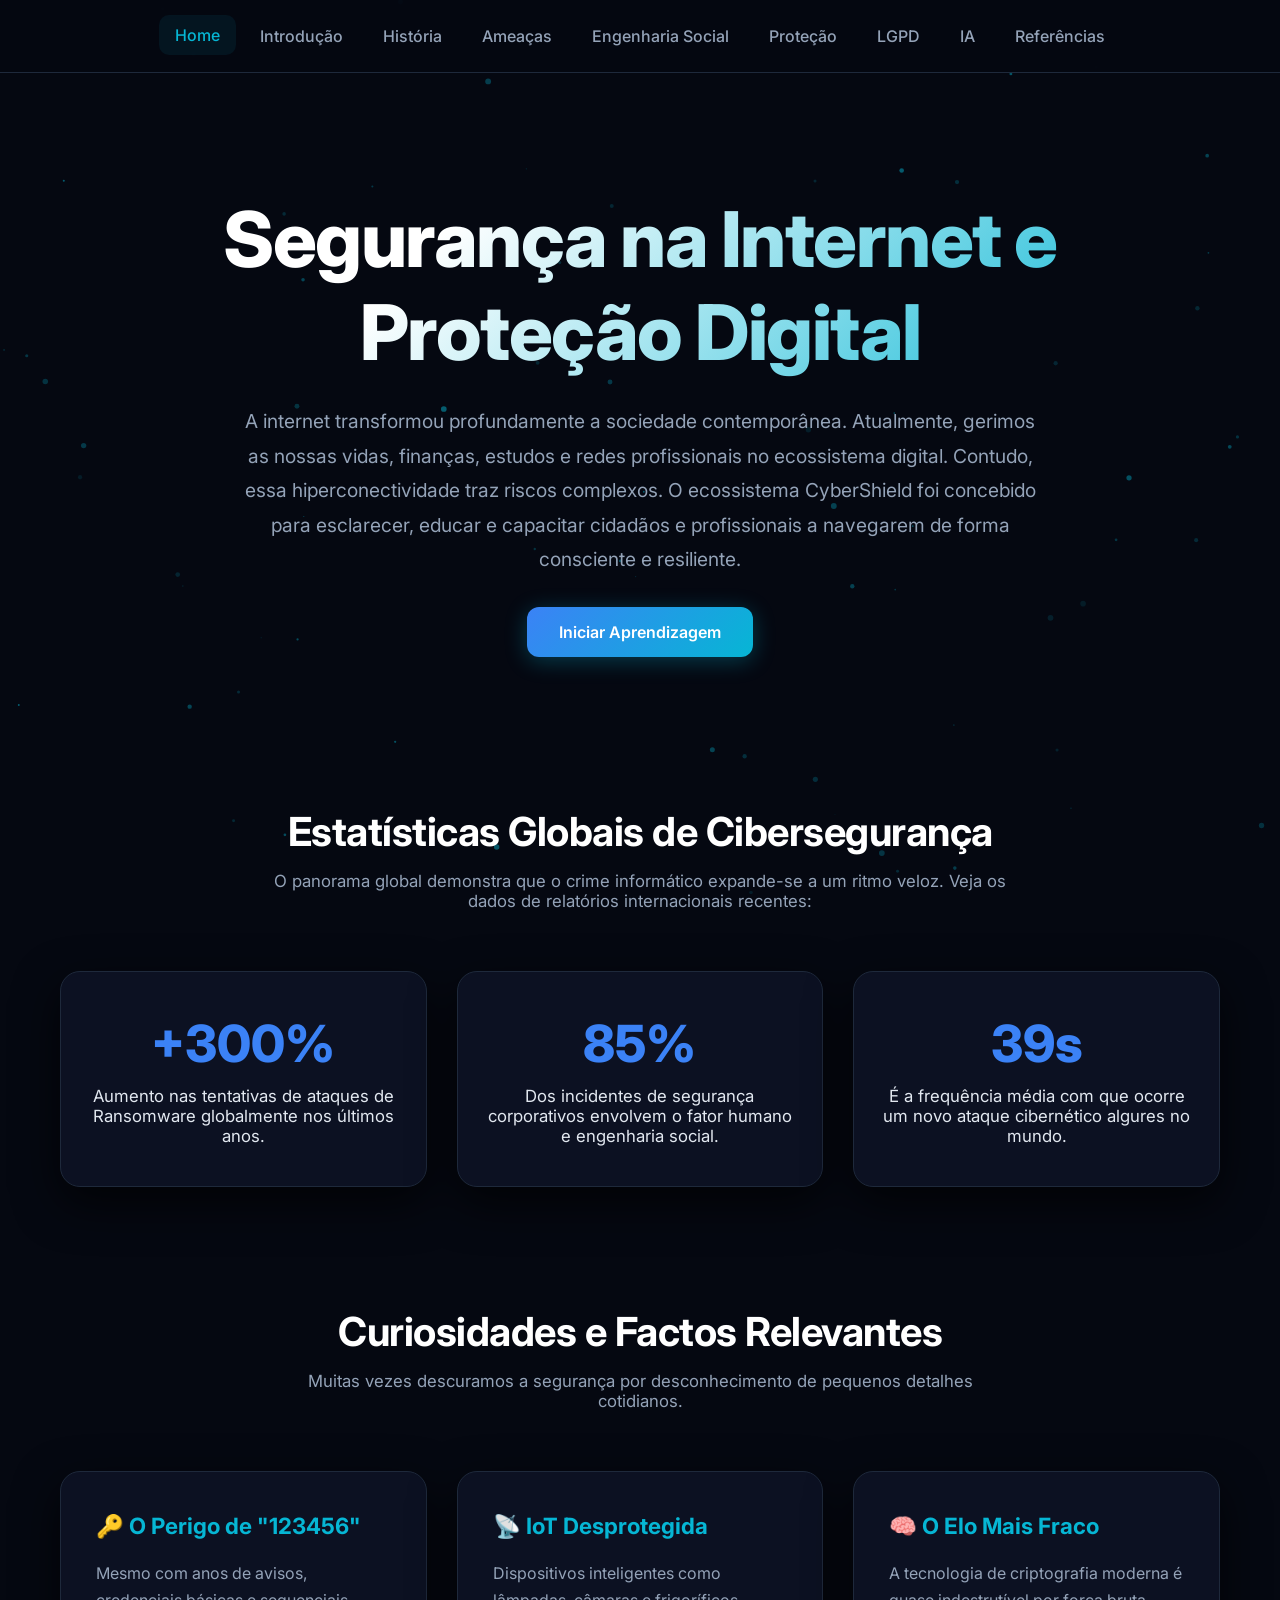
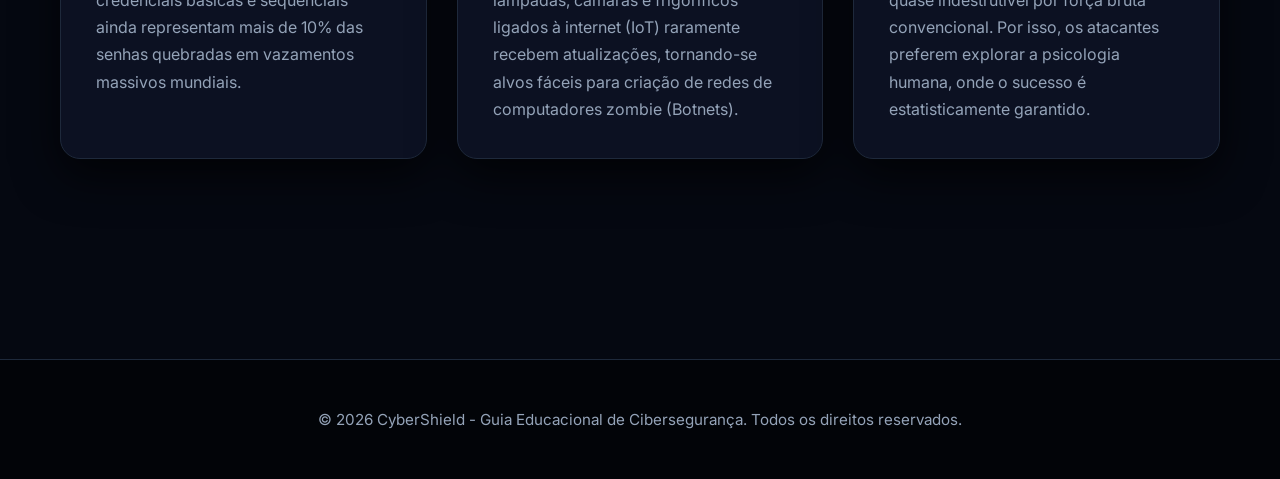
<file: index.html>
<!DOCTYPE html>
<html lang="pt-BR">
<head>
    <meta charset="UTF-8">
    <meta name="viewport" content="width=device-width, initial-scale=1.0">
    <title>CyberShield - Segurança na Internet</title>
    <link href="https://fonts.googleapis.com/css2?family=Inter:wght@300;400;500;600;700;800&display=swap" rel="stylesheet">
    <link rel="stylesheet" href="style.css">
</head>
<body>
    <header>
        <nav class="navbar">
            <a href="index.html">Home</a>
            <a href="intro.html">Introdução</a>
            <a href="historia.html">História</a>
            <a href="ameacas.html">Ameaças</a>
            <a href="engenharia.html">Engenharia Social</a>
            <a href="protecao.html">Proteção</a>
            <a href="lgpd.html">LGPD</a>
            <a href="ia.html">IA</a>
            <a href="referencias.html">Referências</a>
        </nav>
    </header>

    <section class="hero">
        <h1>Segurança na Internet e Proteção Digital</h1>
        <p>A internet transformou profundamente a sociedade contemporânea. Atualmente, gerimos as nossas vidas, finanças, estudos e redes profissionais no ecossistema digital. Contudo, essa hiperconectividade traz riscos complexos. O ecossistema CyberShield foi concebido para esclarecer, educar e capacitar cidadãos e profissionais a navegarem de forma consciente e resiliente.</p>
        <a href="intro.html" class="btn">Iniciar Aprendizagem</a>
    </section>

    <section class="container hidden">
        <div class="section-title">
            <h2>Estatísticas Globais de Cibersegurança</h2>
            <p>O panorama global demonstra que o crime informático expande-se a um ritmo veloz. Veja os dados de relatórios internacionais recentes:</p>
        </div>
        <div class="stats">
            <div class="stat">
                <h3>+300%</h3>
                <p>Aumento nas tentativas de ataques de Ransomware globalmente nos últimos anos.</p>
            </div>
            <div class="stat">
                <h3>85%</h3>
                <p>Dos incidentes de segurança corporativos envolvem o fator humano e engenharia social.</p>
            </div>
            <div class="stat">
                <h3>39s</h3>
                <p>É a frequência média com que ocorre um novo ataque cibernético algures no mundo.</p>
            </div>
        </div>
    </section>

    <section class="container hidden">
        <div class="section-title">
            <h2>Curiosidades e Factos Relevantes</h2>
            <p>Muitas vezes descuramos a segurança por desconhecimento de pequenos detalhes cotidianos.</p>
        </div>
        <div class="grid">
            <div class="card">
                <h3>🔑 O Perigo de "123456"</h3>
                <p>Mesmo com anos de avisos, credenciais básicas e sequenciais ainda representam mais de 10% das senhas quebradas em vazamentos massivos mundiais.</p>
            </div>
            <div class="card">
                <h3>📡 IoT Desprotegida</h3>
                <p>Dispositivos inteligentes como lâmpadas, câmaras e frigoríficos ligados à internet (IoT) raramente recebem atualizações, tornando-se alvos fáceis para criação de redes de computadores zombie (Botnets).</p>
            </div>
            <div class="card">
                <h3>🧠 O Elo Mais Fraco</h3>
                <p>A tecnologia de criptografia moderna é quase indestrutível por força bruta convencional. Por isso, os atacantes preferem explorar a psicologia humana, onde o sucesso é estatisticamente garantido.</p>
            </div>
        </div>
    </section>

    <footer>
        <p>&copy; 2026 CyberShield - Guia Educacional de Cibersegurança. Todos os direitos reservados.</p>
    </footer>
    <a href="#" class="top-btn">&#129145;</a>
    <script src="script.js"></script>
</body>
</html>
</file>
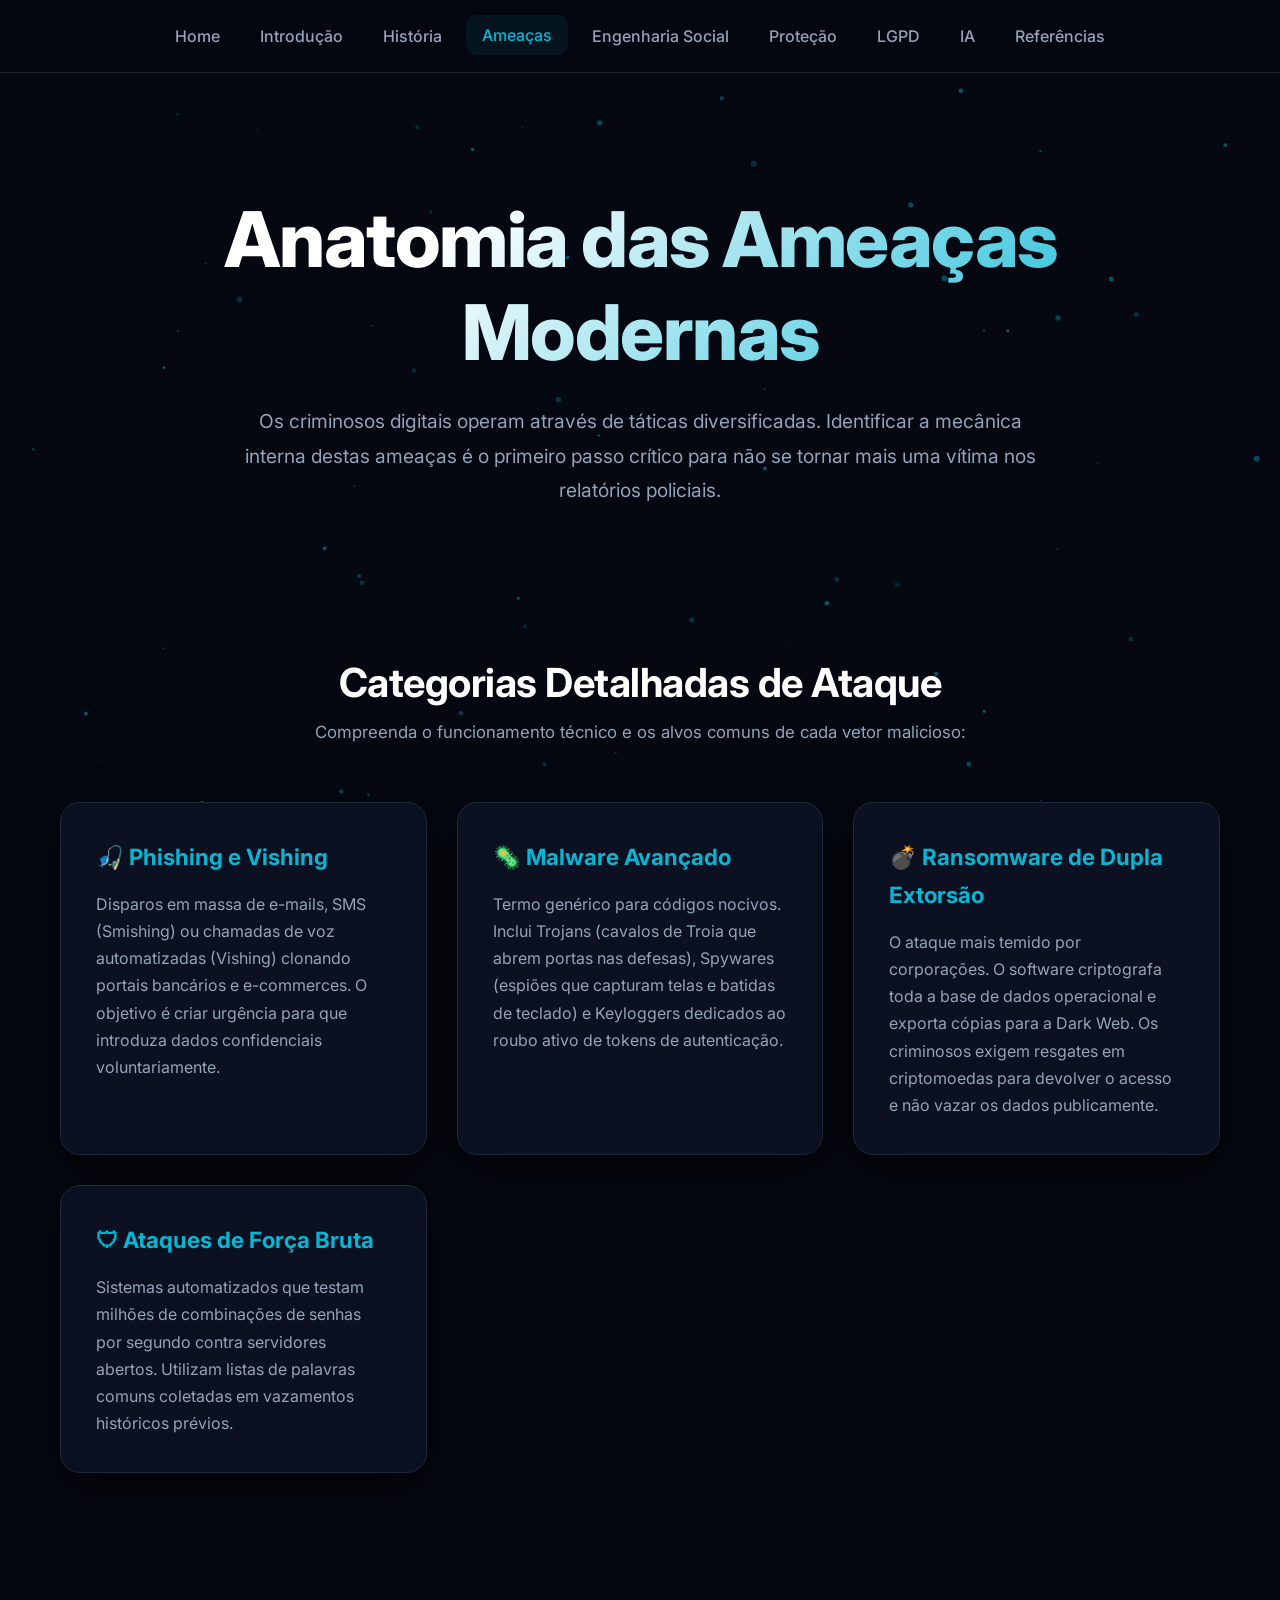
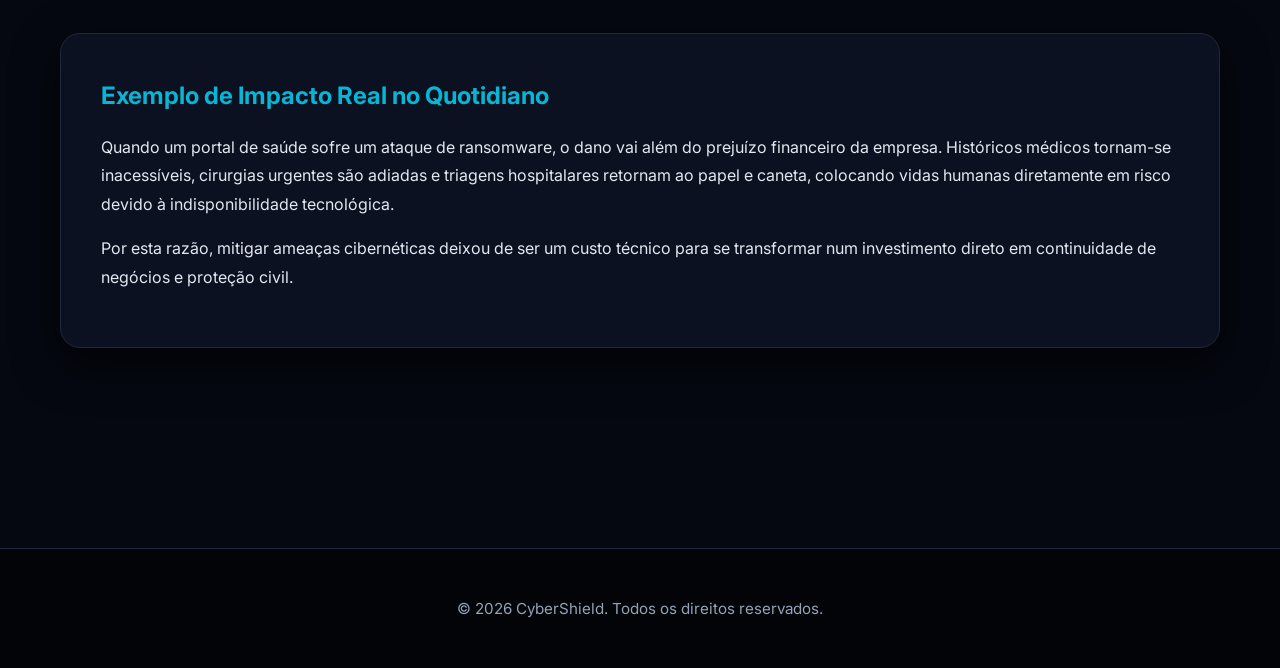
<file: ameacas.html>
<!DOCTYPE html>
<html lang="pt-BR">
<head>
    <meta charset="UTF-8">
    <meta name="viewport" content="width=device-width, initial-scale=1.0">
    <title>Ameaças Cibernéticas - CyberShield</title>
    <link href="https://fonts.googleapis.com/css2?family=Inter:wght@300;400;500;600;700&display=swap" rel="stylesheet">
    <link rel="stylesheet" href="style.css">
</head>
<body>
    <header><nav class="navbar"><a href="index.html">Home</a><a href="intro.html">Introdução</a><a href="historia.html">História</a><a href="ameacas.html">Ameaças</a><a href="engenharia.html">Engenharia Social</a><a href="protecao.html">Proteção</a><a href="lgpd.html">LGPD</a><a href="ia.html">IA</a><a href="referencias.html">Referências</a></nav></header>

    <section class="hero">
        <h1>Anatomia das Ameaças Modernas</h1>
        <p>Os criminosos digitais operam através de táticas diversificadas. Identificar a mecânica interna destas ameaças é o primeiro passo crítico para não se tornar mais uma vítima nos relatórios policiais.</p>
    </section>

    <section class="container hidden">
        <div class="section-title">
            <h2>Categorias Detalhadas de Ataque</h2>
            <p>Compreenda o funcionamento técnico e os alvos comuns de cada vetor malicioso:</p>
        </div>
        <div class="grid">
            <div class="card">
                <h3>🎣 Phishing e Vishing</h3>
                <p>Disparos em massa de e-mails, SMS (Smishing) ou chamadas de voz automatizadas (Vishing) clonando portais bancários e e-commerces. O objetivo é criar urgência para que introduza dados confidenciais voluntariamente.</p>
            </div>
            <div class="card">
                <h3>🦠 Malware Avançado</h3>
                <p>Termo genérico para códigos nocivos. Inclui Trojans (cavalos de Troia que abrem portas nas defesas), Spywares (espiões que capturam telas e batidas de teclado) e Keyloggers dedicados ao roubo ativo de tokens de autenticação.</p>
            </div>
            <div class="card">
                <h3>💣 Ransomware de Dupla Extorsão</h3>
                <p>O ataque mais temido por corporações. O software criptografa toda a base de dados operacional e exporta cópias para a Dark Web. Os criminosos exigem resgates em criptomoedas para devolver o acesso e não vazar os dados publicamente.</p>
            </div>
            <div class="card">
                <h3>🛡 Ataques de Força Bruta</h3>
                <p>Sistemas automatizados que testam milhões de combinações de senhas por segundo contra servidores abertos. Utilizam listas de palavras comuns coletadas em vazamentos históricos prévios.</p>
            </div>
        </div>
    </section>

    <section class="container hidden">
        <div class="content-block">
            <h3>Exemplo de Impacto Real no Quotidiano</h3>
            <p>Quando um portal de saúde sofre um ataque de ransomware, o dano vai além do prejuízo financeiro da empresa. Históricos médicos tornam-se inacessíveis, cirurgias urgentes são adiadas e triagens hospitalares retornam ao papel e caneta, colocando vidas humanas diretamente em risco devido à indisponibilidade tecnológica.</p>
            <p>Por esta razão, mitigar ameaças cibernéticas deixou de ser um custo técnico para se transformar num investimento direto em continuidade de negócios e proteção civil.</p>
        </div>
    </section>

    <footer><p>&copy; 2026 CyberShield. Todos os direitos reservados.</p></footer>
    <a href="#" class="top-btn">&#129145;</a>
    <script src="script.js"></script>
</body>
</html>
</file>
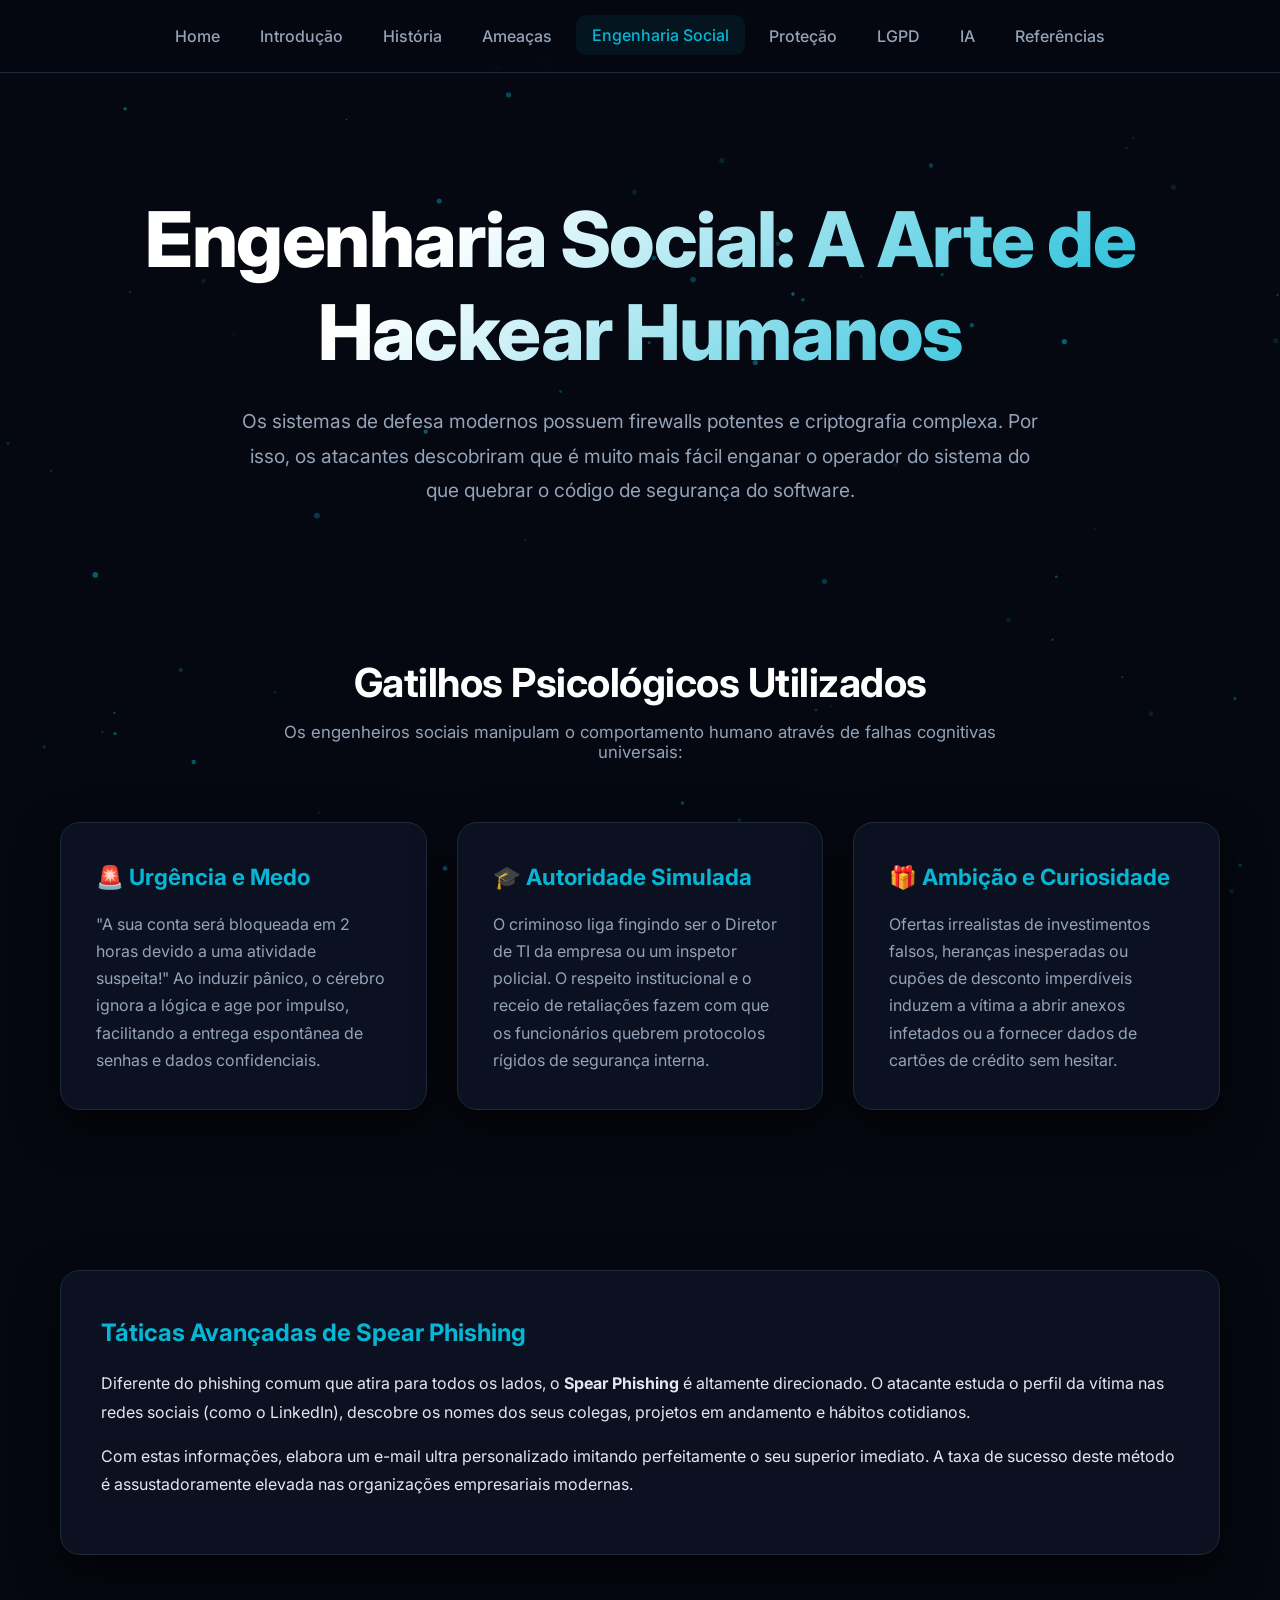
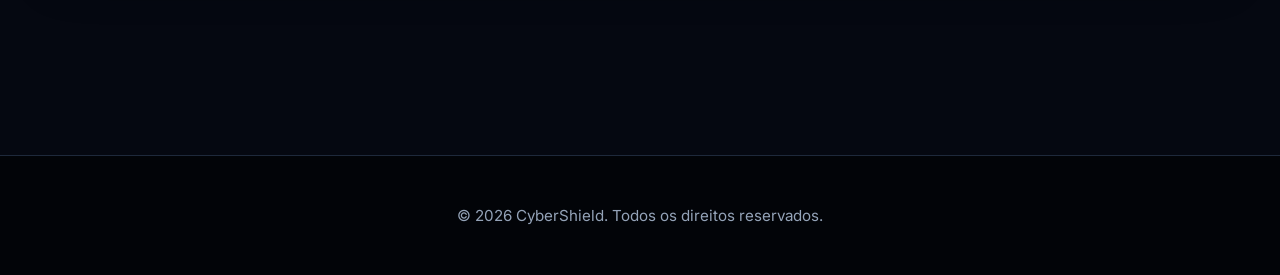
<file: engenharia.html>
<!DOCTYPE html>
<html lang="pt-BR">
<head>
    <meta charset="UTF-8">
    <meta name="viewport" content="width=device-width, initial-scale=1.0">
    <title>Engenharia Social - CyberShield</title>
    <link href="https://fonts.googleapis.com/css2?family=Inter:wght@300;400;500;600;700&display=swap" rel="stylesheet">
    <link rel="stylesheet" href="style.css">
</head>
<body>
    <header><nav class="navbar"><a href="index.html">Home</a><a href="intro.html">Introdução</a><a href="historia.html">História</a><a href="ameacas.html">Ameaças</a><a href="engenharia.html">Engenharia Social</a><a href="protecao.html">Proteção</a><a href="lgpd.html">LGPD</a><a href="ia.html">IA</a><a href="referencias.html">Referências</a></nav></header>

    <section class="hero">
        <h1>Engenharia Social: A Arte de Hackear Humanos</h1>
        <p>Os sistemas de defesa modernos possuem firewalls potentes e criptografia complexa. Por isso, os atacantes descobriram que é muito mais fácil enganar o operador do sistema do que quebrar o código de segurança do software.</p>
    </section>

    <section class="container hidden">
        <div class="section-title">
            <h2>Gatilhos Psicológicos Utilizados</h2>
            <p>Os engenheiros sociais manipulam o comportamento humano através de falhas cognitivas universais:</p>
        </div>
        <div class="grid">
            <div class="card">
                <h3>🚨 Urgência e Medo</h3>
                <p>"A sua conta será bloqueada em 2 horas devido a uma atividade suspeita!" Ao induzir pânico, o cérebro ignora a lógica e age por impulso, facilitando a entrega espontânea de senhas e dados confidenciais.</p>
            </div>
            <div class="card">
                <h3>🎓 Autoridade Simulada</h3>
                <p>O criminoso liga fingindo ser o Diretor de TI da empresa ou um inspetor policial. O respeito institucional e o receio de retaliações fazem com que os funcionários quebrem protocolos rígidos de segurança interna.</p>
            </div>
            <div class="card">
                <h3>🎁 Ambição e Curiosidade</h3>
                <p>Ofertas irrealistas de investimentos falsos, heranças inesperadas ou cupões de desconto imperdíveis induzem a vítima a abrir anexos infetados ou a fornecer dados de cartões de crédito sem hesitar.</p>
            </div>
        </div>
    </section>

    <section class="container hidden">
        <div class="content-block">
            <h3>Táticas Avançadas de Spear Phishing</h3>
            <p>Diferente do phishing comum que atira para todos os lados, o <strong>Spear Phishing</strong> é altamente direcionado. O atacante estuda o perfil da vítima nas redes sociais (como o LinkedIn), descobre os nomes dos seus colegas, projetos em andamento e hábitos cotidianos.</p>
            <p>Com estas informações, elabora um e-mail ultra personalizado imitando perfeitamente o seu superior imediato. A taxa de sucesso deste método é assustadoramente elevada nas organizações empresariais modernas.</p>
        </div>
    </section>

    <footer><p>&copy; 2026 CyberShield. Todos os direitos reservados.</p></footer>
    <a href="#" class="top-btn">&#129145;</a>
    <script src="script.js"></script>
</body>
</html>
</file>
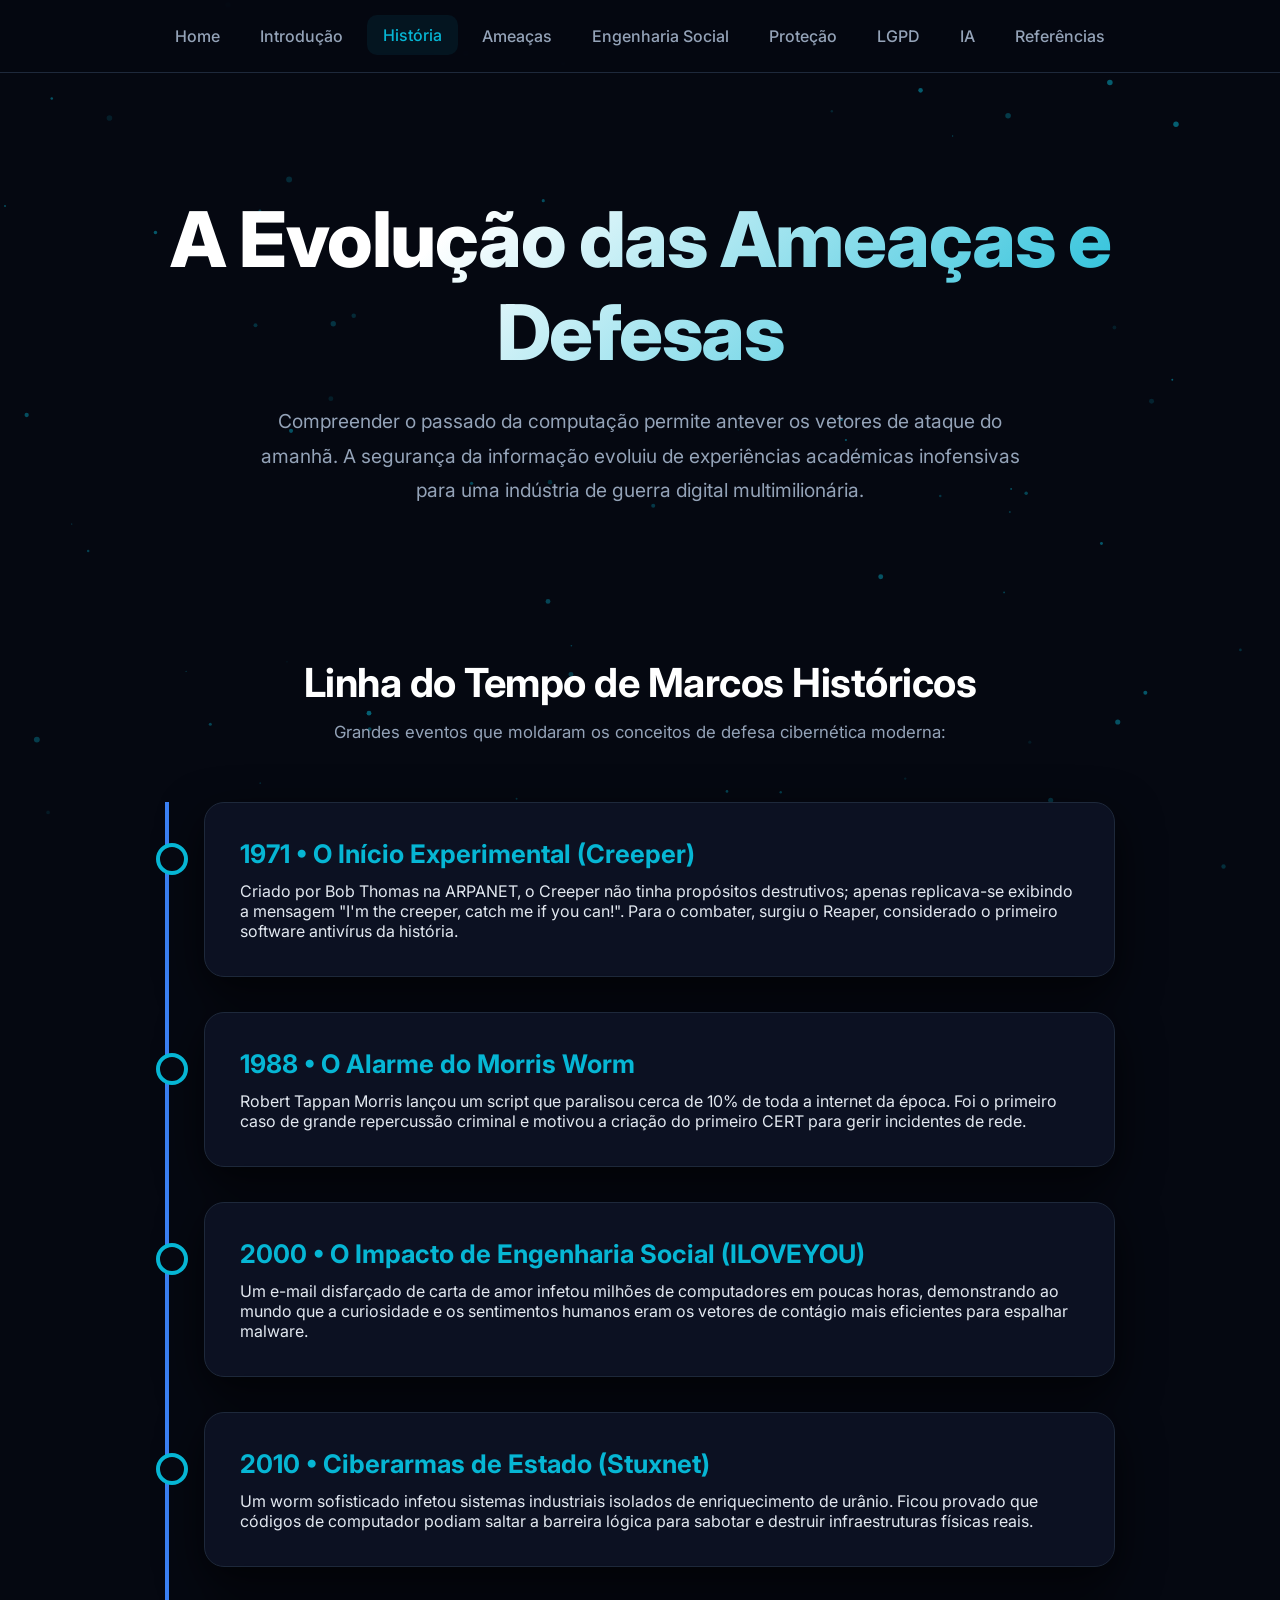
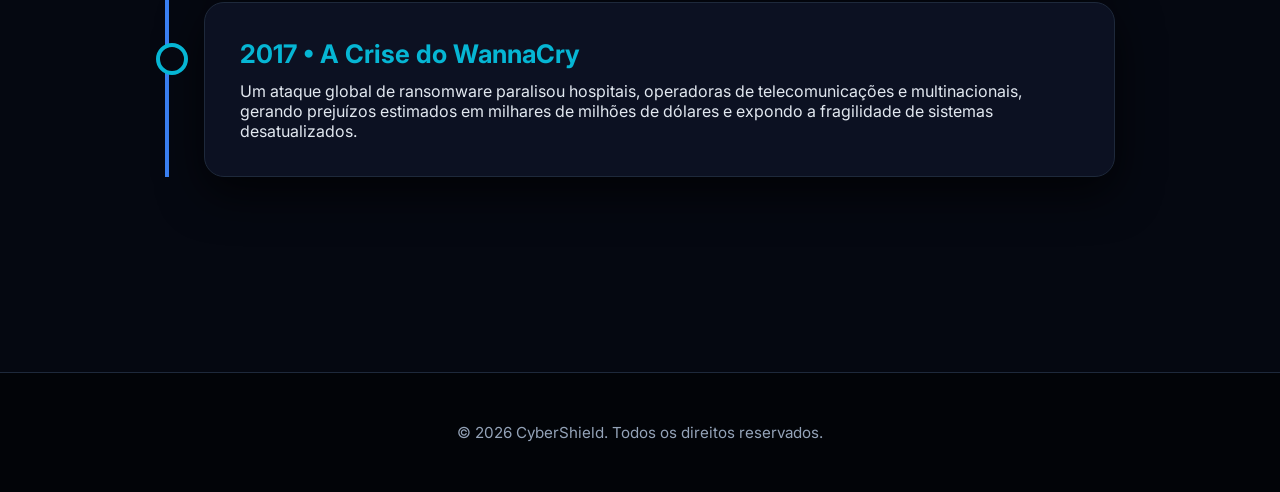
<file: historia.html>
<!DOCTYPE html>
<html lang="pt-BR">
<head>
    <meta charset="UTF-8">
    <meta name="viewport" content="width=device-width, initial-scale=1.0">
    <title>História - CyberShield</title>
    <link href="https://fonts.googleapis.com/css2?family=Inter:wght@300;400;500;600;700&display=swap" rel="stylesheet">
    <link rel="stylesheet" href="style.css">
</head>
<body>
    <header><nav class="navbar"><a href="index.html">Home</a><a href="intro.html">Introdução</a><a href="historia.html">História</a><a href="ameacas.html">Ameaças</a><a href="engenharia.html">Engenharia Social</a><a href="protecao.html">Proteção</a><a href="lgpd.html">LGPD</a><a href="ia.html">IA</a><a href="referencias.html">Referências</a></nav></header>

    <section class="hero">
        <h1>A Evolução das Ameaças e Defesas</h1>
        <p>Compreender o passado da computação permite antever os vetores de ataque do amanhã. A segurança da informação evoluiu de experiências académicas inofensivas para uma indústria de guerra digital multimilionária.</p>
    </section>

    <section class="container hidden">
        <div class="section-title">
            <h2>Linha do Tempo de Marcos Históricos</h2>
            <p>Grandes eventos que moldaram os conceitos de defesa cibernética moderna:</p>
        </div>
        <div class="timeline">
            <div class="timeline-item">
                <h3>1971 &bull; O Início Experimental (Creeper)</h3>
                <p>Criado por Bob Thomas na ARPANET, o Creeper não tinha propósitos destrutivos; apenas replicava-se exibindo a mensagem "I'm the creeper, catch me if you can!". Para o combater, surgiu o Reaper, considerado o primeiro software antivírus da história.</p>
            </div>
            <div class="timeline-item">
                <h3>1988 &bull; O Alarme do Morris Worm</h3>
                <p>Robert Tappan Morris lançou um script que paralisou cerca de 10% de toda a internet da época. Foi o primeiro caso de grande repercussão criminal e motivou a criação do primeiro CERT para gerir incidentes de rede.</p>
            </div>
            <div class="timeline-item">
                <h3>2000 &bull; O Impacto de Engenharia Social (ILOVEYOU)</h3>
                <p>Um e-mail disfarçado de carta de amor infetou milhões de computadores em poucas horas, demonstrando ao mundo que a curiosidade e os sentimentos humanos eram os vetores de contágio mais eficientes para espalhar malware.</p>
            </div>
            <div class="timeline-item">
                <h3>2010 &bull; Ciberarmas de Estado (Stuxnet)</h3>
                <p>Um worm sofisticado infetou sistemas industriais isolados de enriquecimento de urânio. Ficou provado que códigos de computador podiam saltar a barreira lógica para sabotar e destruir infraestruturas físicas reais.</p>
            </div>
            <div class="timeline-item">
                <h3>2017 &bull; A Crise do WannaCry</h3>
                <p>Um ataque global de ransomware paralisou hospitais, operadoras de telecomunicações e multinacionais, gerando prejuízos estimados em milhares de milhões de dólares e expondo a fragilidade de sistemas desatualizados.</p>
            </div>
        </div>
    </section>

    <footer><p>&copy; 2026 CyberShield. Todos os direitos reservados.</p></footer>
    <a href="#" class="top-btn">&#129145;</a>
    <script src="script.js"></script>
</body>
</html>
</file>
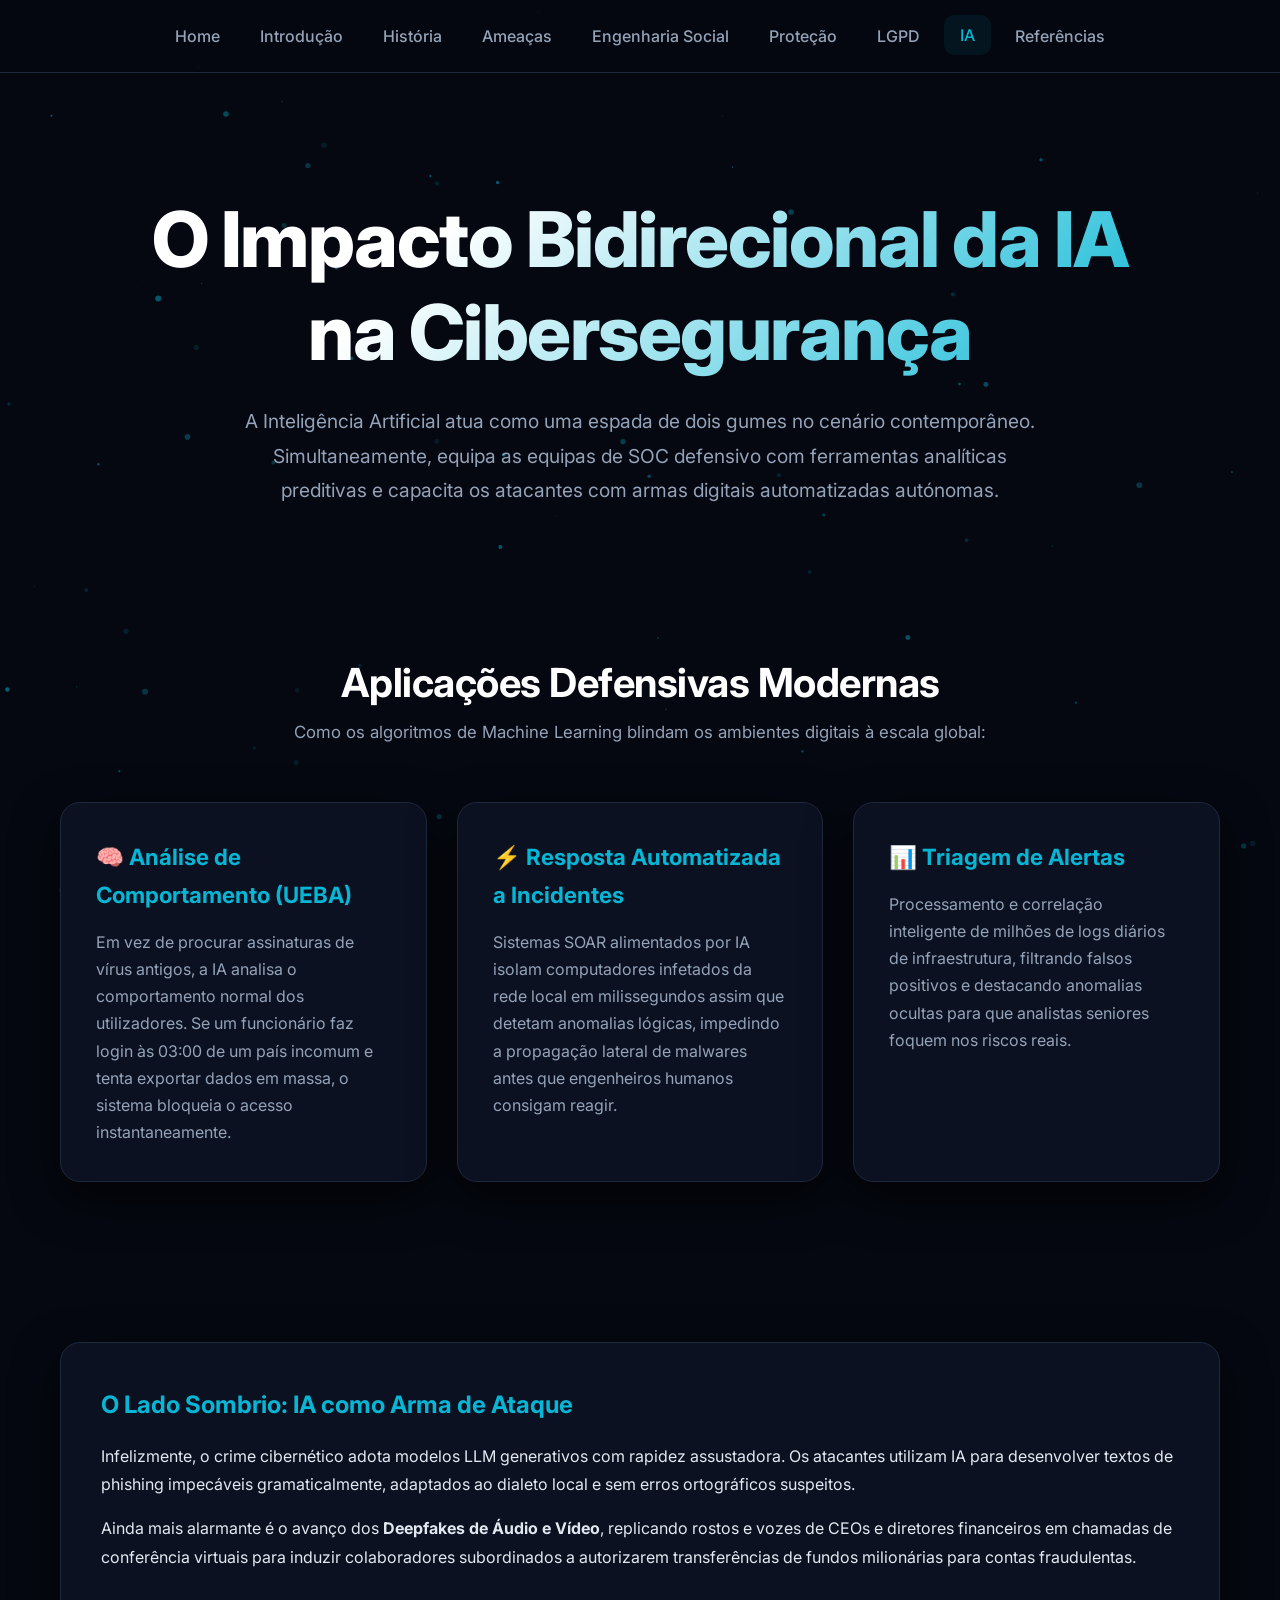
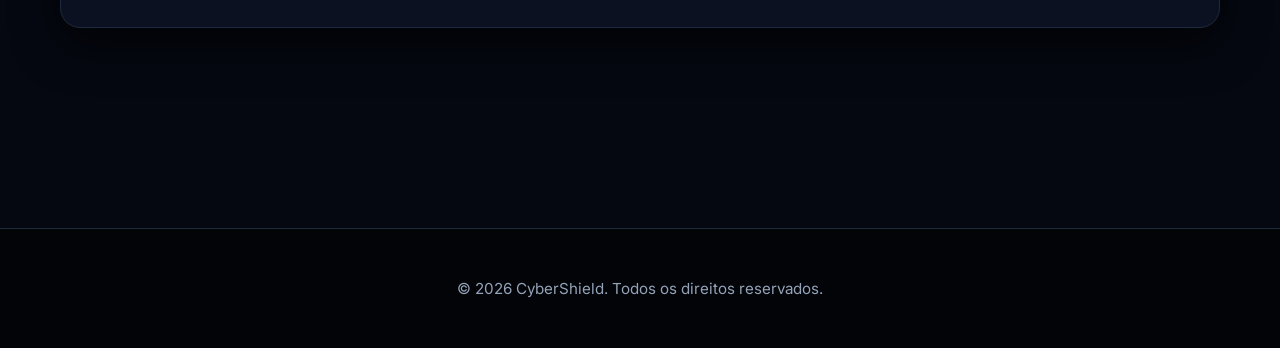
<file: ia.html>
<!DOCTYPE html>
<html lang="pt-BR">
<head>
    <meta charset="UTF-8">
    <meta name="viewport" content="width=device-width, initial-scale=1.0">
    <title>Inteligência Artificial - CyberShield</title>
    <link href="https://fonts.googleapis.com/css2?family=Inter:wght@300;400;500;600;700&display=swap" rel="stylesheet">
    <link rel="stylesheet" href="style.css">
</head>
<body>
    <header><nav class="navbar"><a href="index.html">Home</a><a href="intro.html">Introdução</a><a href="historia.html">História</a><a href="ameacas.html">Ameaças</a><a href="engenharia.html">Engenharia Social</a><a href="protecao.html">Proteção</a><a href="lgpd.html">LGPD</a><a href="ia.html">IA</a><a href="referencias.html">Referências</a></nav></header>

    <section class="hero">
        <h1>O Impacto Bidirecional da IA na Cibersegurança</h1>
        <p>A Inteligência Artificial atua como uma espada de dois gumes no cenário contemporâneo. Simultaneamente, equipa as equipas de SOC defensivo com ferramentas analíticas preditivas e capacita os atacantes com armas digitais automatizadas autónomas.</p>
    </section>

    <section class="container hidden">
        <div class="section-title">
            <h2>Aplicações Defensivas Modernas</h2>
            <p>Como os algoritmos de Machine Learning blindam os ambientes digitais à escala global:</p>
        </div>
        <div class="grid">
            <div class="card">
                <h3>🧠 Análise de Comportamento (UEBA)</h3>
                <p>Em vez de procurar assinaturas de vírus antigos, a IA analisa o comportamento normal dos utilizadores. Se um funcionário faz login às 03:00 de um país incomum e tenta exportar dados em massa, o sistema bloqueia o acesso instantaneamente.</p>
            </div>
            <div class="card">
                <h3>⚡ Resposta Automatizada a Incidentes</h3>
                <p>Sistemas SOAR alimentados por IA isolam computadores infetados da rede local em milissegundos assim que detetam anomalias lógicas, impedindo a propagação lateral de malwares antes que engenheiros humanos consigam reagir.</p>
            </div>
            <div class="card">
                <h3>📊 Triagem de Alertas</h3>
                <p>Processamento e correlação inteligente de milhões de logs diários de infraestrutura, filtrando falsos positivos e destacando anomalias ocultas para que analistas seniores foquem nos riscos reais.</p>
            </div>
        </div>
    </section>

    <section class="container hidden">
        <div class="content-block">
            <h3>O Lado Sombrio: IA como Arma de Ataque</h3>
            <p>Infelizmente, o crime cibernético adota modelos LLM generativos com rapidez assustadora. Os atacantes utilizam IA para desenvolver textos de phishing impecáveis gramaticalmente, adaptados ao dialeto local e sem erros ortográficos suspeitos.</p>
            <p>Ainda mais alarmante é o avanço dos <strong>Deepfakes de Áudio e Vídeo</strong>, replicando rostos e vozes de CEOs e diretores financeiros em chamadas de conferência virtuais para induzir colaboradores subordinados a autorizarem transferências de fundos milionárias para contas fraudulentas.</p>
        </div>
    </section>

    <footer><p>&copy; 2026 CyberShield. Todos os direitos reservados.</p></footer>
    <a href="#" class="top-btn">&#129145;</a>
    <script src="script.js"></script>
</body>
</html>
</file>
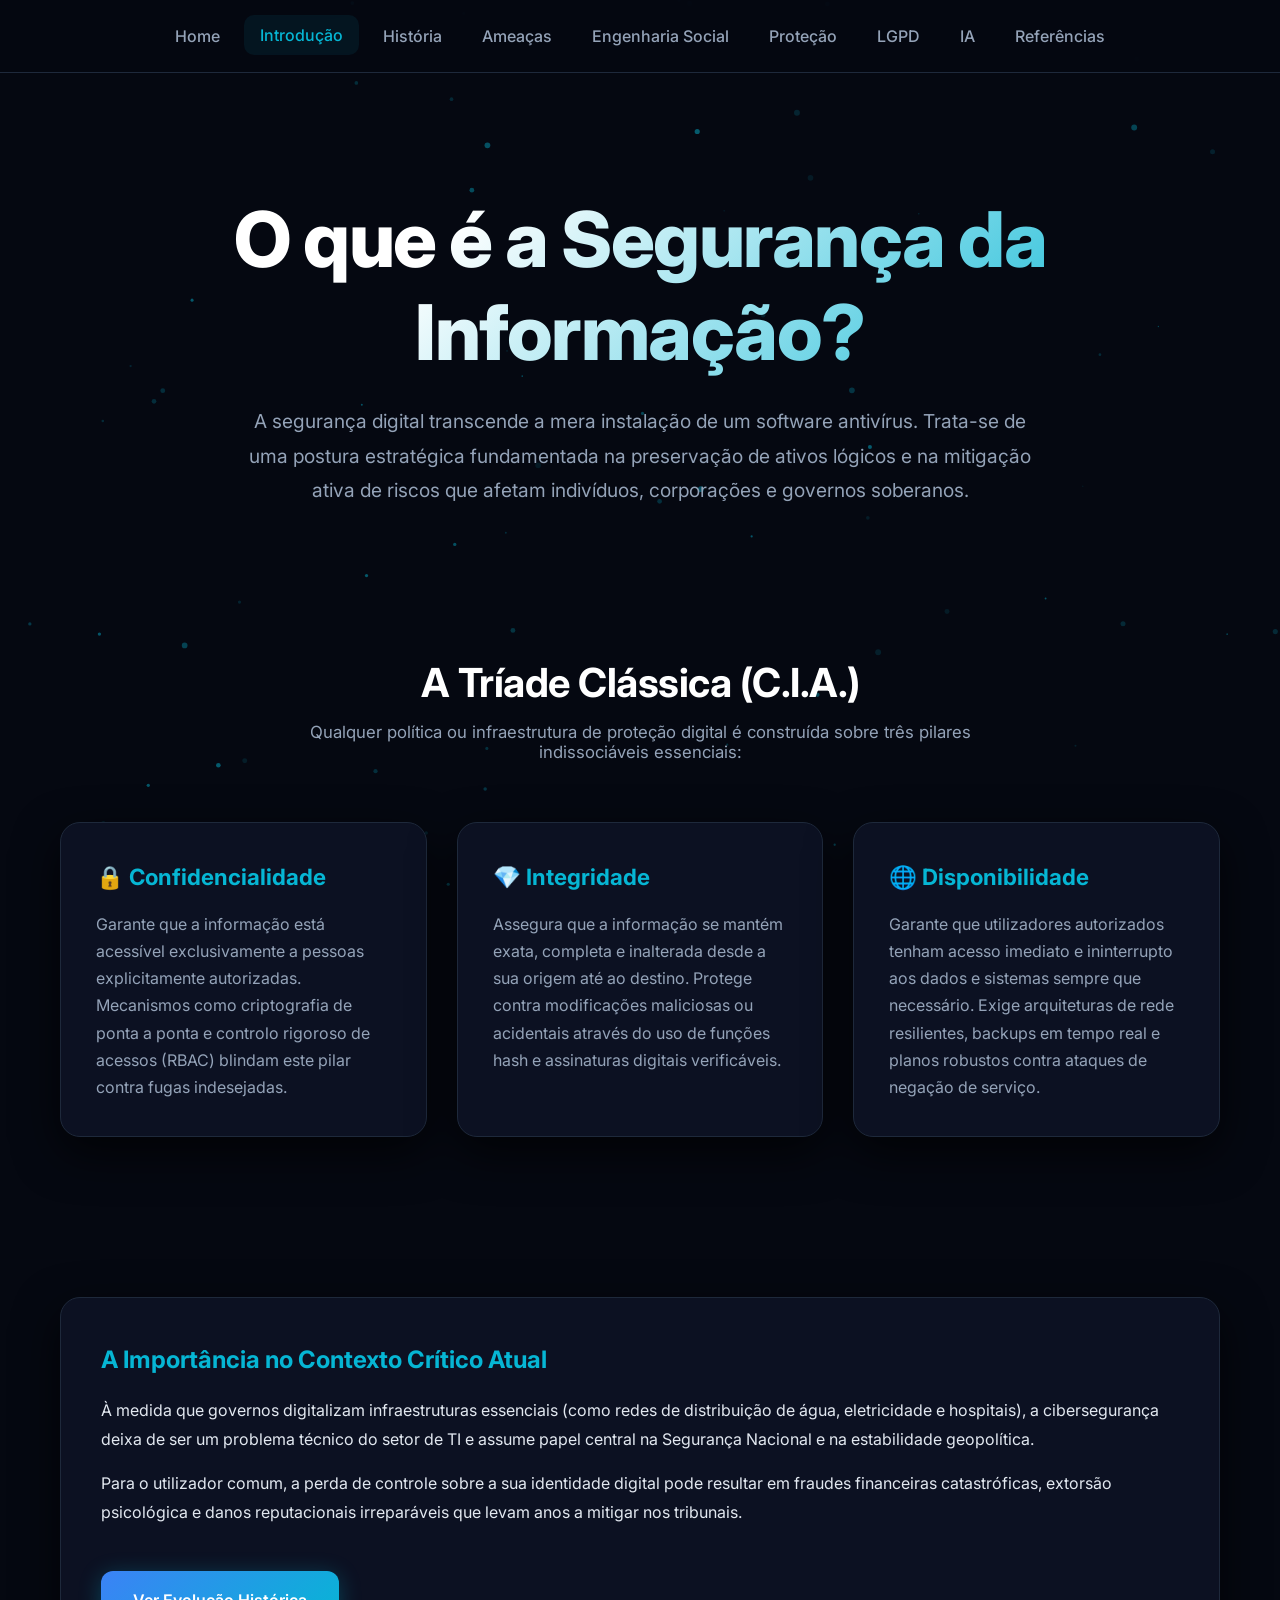
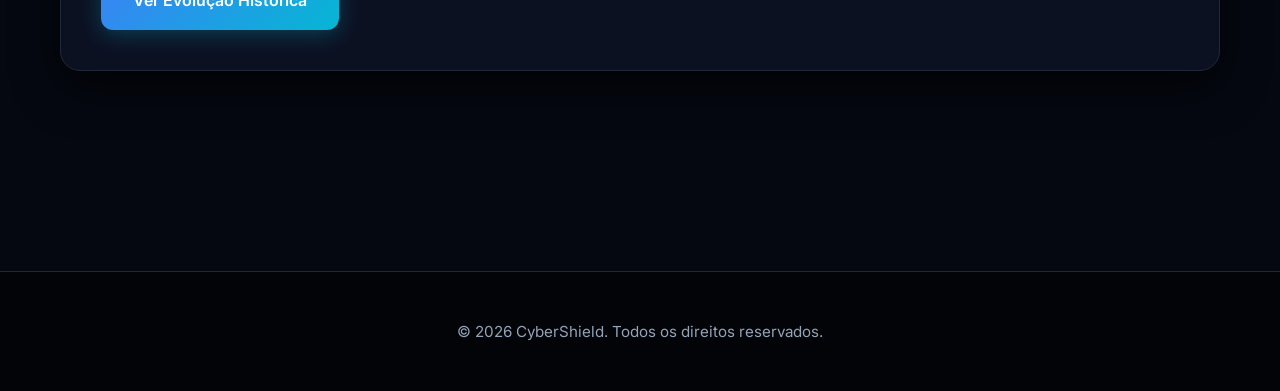
<file: intro.html>
<!DOCTYPE html>
<html lang="pt-BR">
<head>
    <meta charset="UTF-8">
    <meta name="viewport" content="width=device-width, initial-scale=1.0">
    <title>Introdução - CyberShield</title>
    <link href="https://fonts.googleapis.com/css2?family=Inter:wght@300;400;500;600;700&display=swap" rel="stylesheet">
    <link rel="stylesheet" href="style.css">
</head>
<body>
    <header><nav class="navbar"><a href="index.html">Home</a><a href="intro.html">Introdução</a><a href="historia.html">História</a><a href="ameacas.html">Ameaças</a><a href="engenharia.html">Engenharia Social</a><a href="protecao.html">Proteção</a><a href="lgpd.html">LGPD</a><a href="ia.html">IA</a><a href="referencias.html">Referências</a></nav></header>

    <section class="hero">
        <h1>O que é a Segurança da Informação?</h1>
        <p>A segurança digital transcende a mera instalação de um software antivírus. Trata-se de uma postura estratégica fundamentada na preservação de ativos lógicos e na mitigação ativa de riscos que afetam indivíduos, corporações e governos soberanos.</p>
    </section>

    <section class="container hidden">
        <div class="section-title">
            <h2>A Tríade Clássica (C.I.A.)</h2>
            <p>Qualquer política ou infraestrutura de proteção digital é construída sobre três pilares indissociáveis essenciais:</p>
        </div>
        <div class="grid">
            <div class="card">
                <h3>🔒 Confidencialidade</h3>
                <p>Garante que a informação está acessível exclusivamente a pessoas explicitamente autorizadas. Mecanismos como criptografia de ponta a ponta e controlo rigoroso de acessos (RBAC) blindam este pilar contra fugas indesejadas.</p>
            </div>
            <div class="card">
                <h3>💎 Integridade</h3>
                <p>Assegura que a informação se mantém exata, completa e inalterada desde a sua origem até ao destino. Protege contra modificações maliciosas ou acidentais através do uso de funções hash e assinaturas digitais verificáveis.</p>
            </div>
            <div class="card">
                <h3>🌐 Disponibilidade</h3>
                <p>Garante que utilizadores autorizados tenham acesso imediato e ininterrupto aos dados e sistemas sempre que necessário. Exige arquiteturas de rede resilientes, backups em tempo real e planos robustos contra ataques de negação de serviço.</p>
            </div>
        </div>
    </section>

    <section class="container hidden">
        <div class="content-block">
            <h3>A Importância no Contexto Crítico Atual</h3>
            <p>À medida que governos digitalizam infraestruturas essenciais (como redes de distribuição de água, eletricidade e hospitais), a cibersegurança deixa de ser um problema técnico do setor de TI e assume papel central na Segurança Nacional e na estabilidade geopolítica.</p>
            <p>Para o utilizador comum, a perda de controle sobre a sua identidade digital pode resultar em fraudes financeiras catastróficas, extorsão psicológica e danos reputacionais irreparáveis que levam anos a mitigar nos tribunais.</p>
            <a href="historia.html" class="btn">Ver Evolução Histórica</a>
        </div>
    </section>

    <footer><p>&copy; 2026 CyberShield. Todos os direitos reservados.</p></footer>
    <a href="#" class="top-btn">&#129145;</a>
    <script src="script.js"></script>
</body>
</html>
</file>
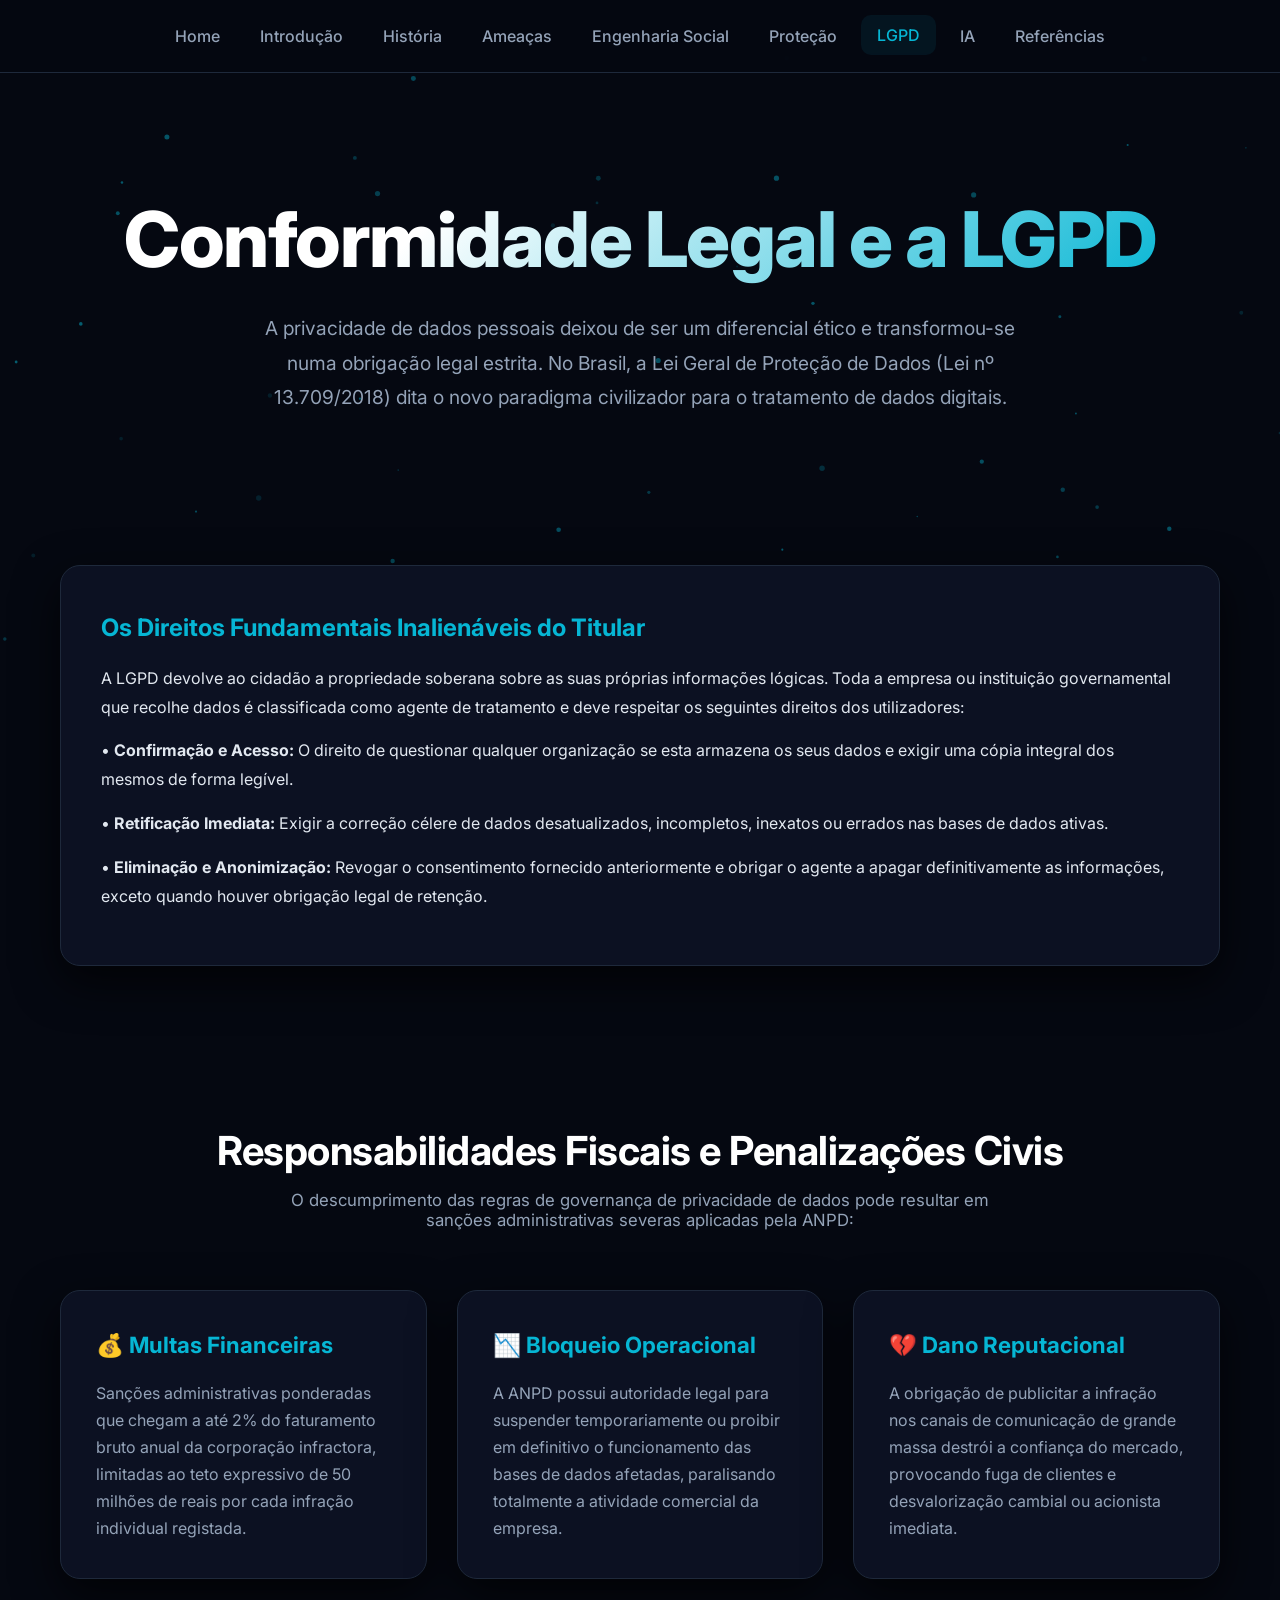
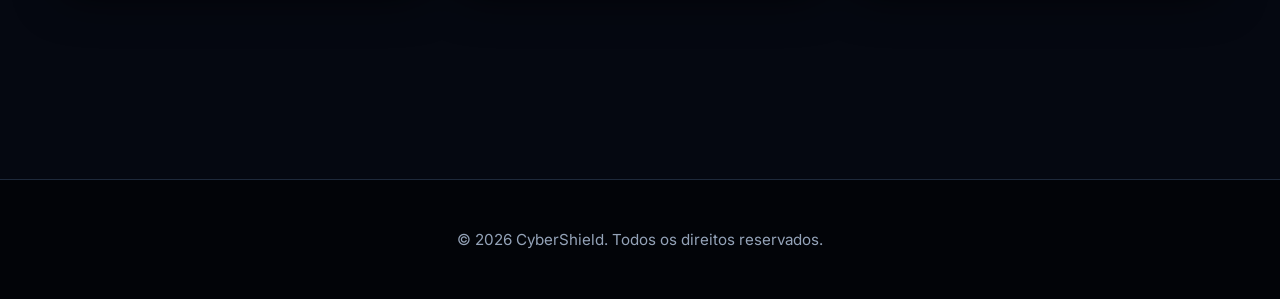
<file: lgpd.html>
<!DOCTYPE html>
<html lang="pt-BR">
<head>
    <meta charset="UTF-8">
    <meta name="viewport" content="width=device-width, initial-scale=1.0">
    <title>LGPD - CyberShield</title>
    <link href="https://fonts.googleapis.com/css2?family=Inter:wght@300;400;500;600;700&display=swap" rel="stylesheet">
    <link rel="stylesheet" href="style.css">
</head>
<body>
    <header><nav class="navbar"><a href="index.html">Home</a><a href="intro.html">Introdução</a><a href="historia.html">História</a><a href="ameacas.html">Ameaças</a><a href="engenharia.html">Engenharia Social</a><a href="protecao.html">Proteção</a><a href="lgpd.html">LGPD</a><a href="ia.html">IA</a><a href="referencias.html">Referências</a></nav></header>

    <section class="hero">
        <h1>Conformidade Legal e a LGPD</h1>
        <p>A privacidade de dados pessoais deixou de ser um diferencial ético e transformou-se numa obrigação legal estrita. No Brasil, a Lei Geral de Proteção de Dados (Lei nº 13.709/2018) dita o novo paradigma civilizador para o tratamento de dados digitais.</p>
    </section>

    <section class="container hidden">
        <div class="content-block">
            <h3>Os Direitos Fundamentais Inalienáveis do Titular</h3>
            <p>A LGPD devolve ao cidadão a propriedade soberana sobre as suas próprias informações lógicas. Toda a empresa ou instituição governamental que recolhe dados é classificada como agente de tratamento e deve respeitar os seguintes direitos dos utilizadores:</p>
            <p>&bull; <strong>Confirmação e Acesso:</strong> O direito de questionar qualquer organização se esta armazena os seus dados e exigir uma cópia integral dos mesmos de forma legível.</p>
            <p>&bull; <strong>Retificação Imediata:</strong> Exigir a correção célere de dados desatualizados, incompletos, inexatos ou errados nas bases de dados ativas.</p>
            <p>&bull; <strong>Eliminação e Anonimização:</strong> Revogar o consentimento fornecido anteriormente e obrigar o agente a apagar definitivamente as informações, exceto quando houver obrigação legal de retenção.</p>
        </div>
    </section>

    <section class="container hidden">
        <div class="section-title">
            <h2>Responsabilidades Fiscais e Penalizações Civis</h2>
            <p>O descumprimento das regras de governança de privacidade de dados pode resultar em sanções administrativas severas aplicadas pela ANPD:</p>
        </div>
        <div class="grid">
            <div class="card">
                <h3>💰 Multas Financeiras</h3>
                <p>Sanções administrativas ponderadas que chegam a até 2% do faturamento bruto anual da corporação infractora, limitadas ao teto expressivo de 50 milhões de reais por cada infração individual registada.</p>
            </div>
            <div class="card">
                <h3>📉 Bloqueio Operacional</h3>
                <p>A ANPD possui autoridade legal para suspender temporariamente ou proibir em definitivo o funcionamento das bases de dados afetadas, paralisando totalmente a atividade comercial da empresa.</p>
            </div>
            <div class="card">
                <h3>💔 Dano Reputacional</h3>
                <p>A obrigação de publicitar a infração nos canais de comunicação de grande massa destrói a confiança do mercado, provocando fuga de clientes e desvalorização cambial ou acionista imediata.</p>
            </div>
        </div>
    </section>

    <footer><p>&copy; 2026 CyberShield. Todos os direitos reservados.</p></footer>
    <a href="#" class="top-btn">&#129145;</a>
    <script src="script.js"></script>
</body>
</html>
</file>
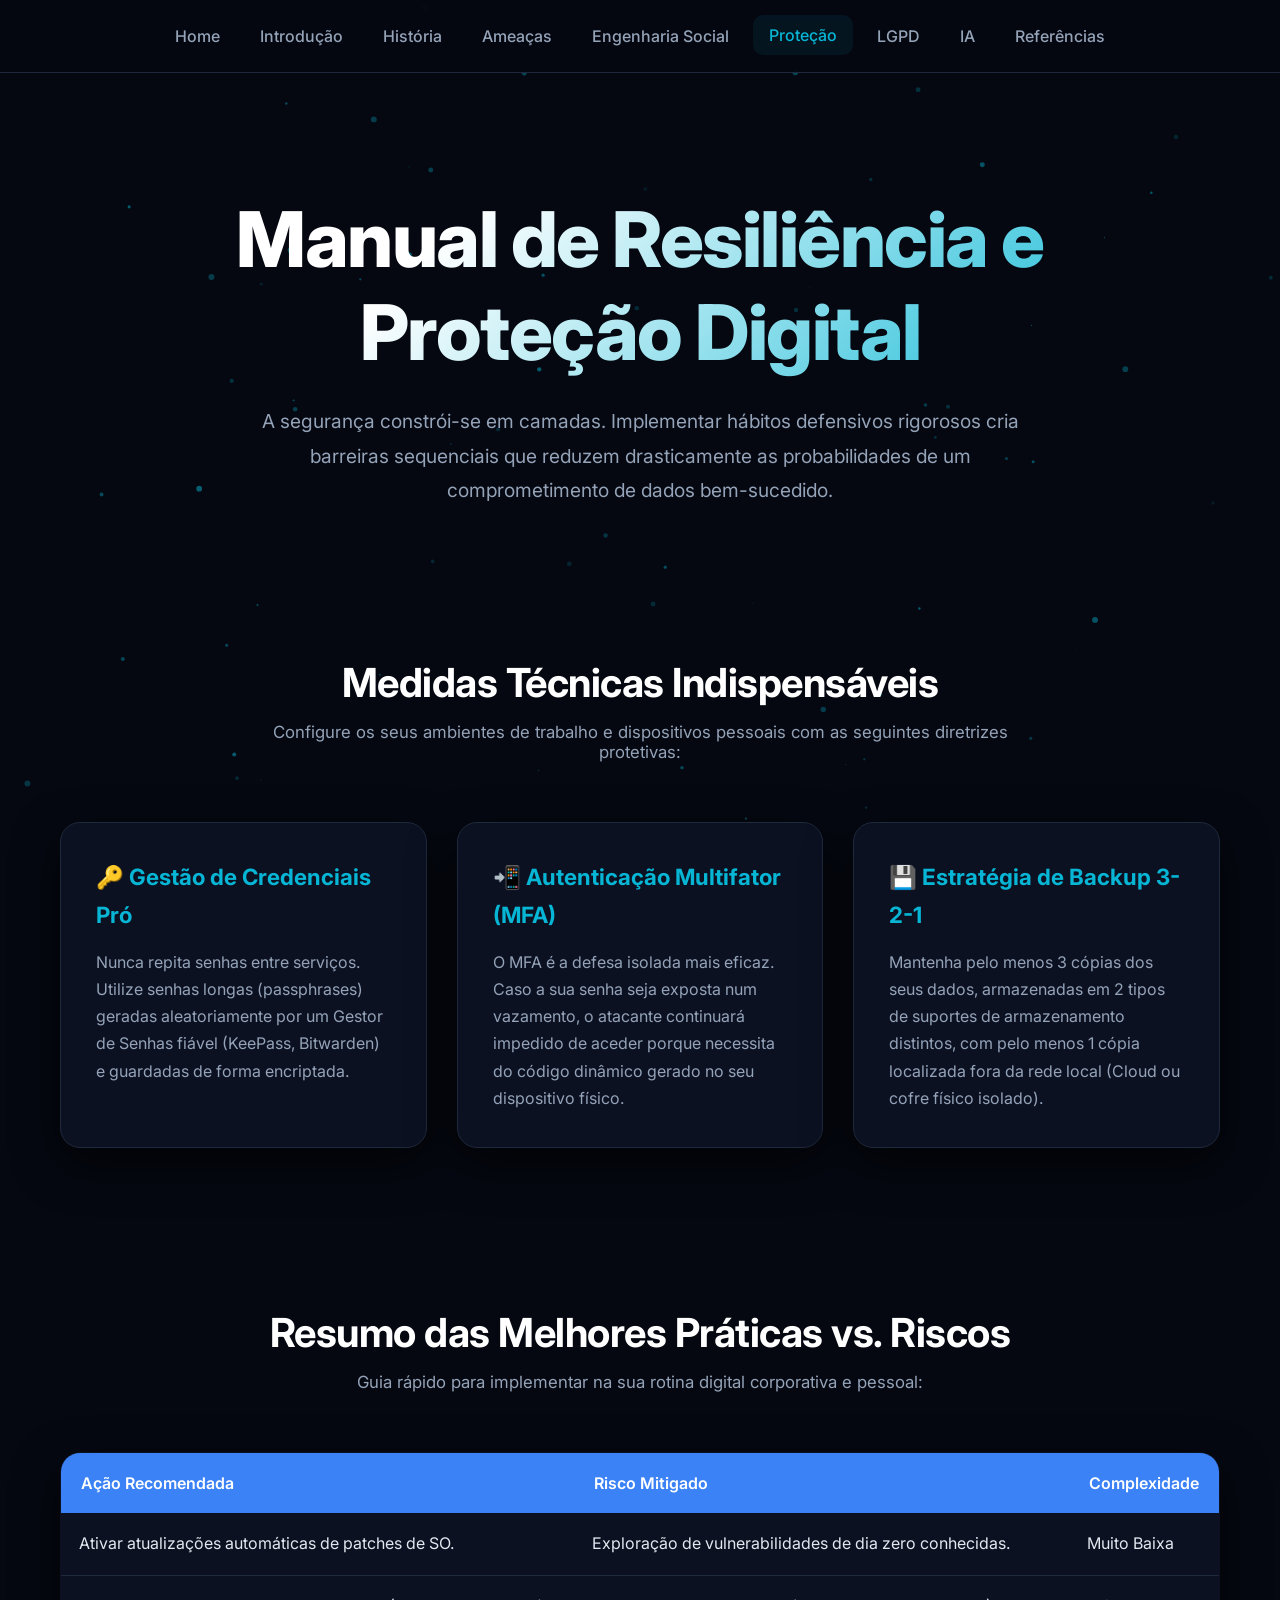
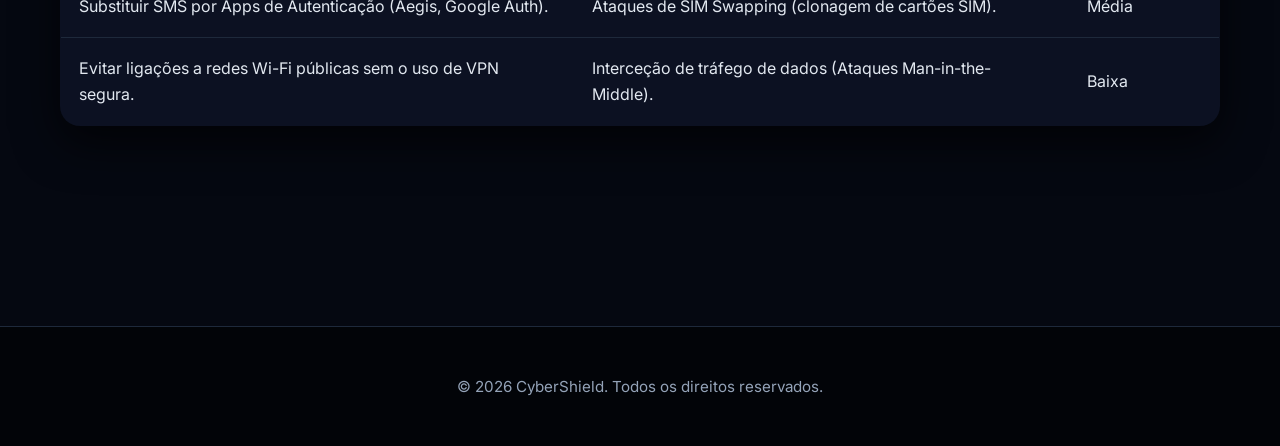
<file: protecao.html>
<!DOCTYPE html>
<html lang="pt-BR">
<head>
    <meta charset="UTF-8">
    <meta name="viewport" content="width=device-width, initial-scale=1.0">
    <title>Proteção Digital - CyberShield</title>
    <link href="https://fonts.googleapis.com/css2?family=Inter:wght@300;400;500;600;700&display=swap" rel="stylesheet">
    <link rel="stylesheet" href="style.css">
</head>
<body>
    <header><nav class="navbar"><a href="index.html">Home</a><a href="intro.html">Introdução</a><a href="historia.html">História</a><a href="ameacas.html">Ameaças</a><a href="engenharia.html">Engenharia Social</a><a href="protecao.html">Proteção</a><a href="lgpd.html">LGPD</a><a href="ia.html">IA</a><a href="referencias.html">Referências</a></nav></header>

    <section class="hero">
        <h1>Manual de Resiliência e Proteção Digital</h1>
        <p>A segurança constrói-se em camadas. Implementar hábitos defensivos rigorosos cria barreiras sequenciais que reduzem drasticamente as probabilidades de um comprometimento de dados bem-sucedido.</p>
    </section>

    <section class="container hidden">
        <div class="section-title">
            <h2>Medidas Técnicas Indispensáveis</h2>
            <p>Configure os seus ambientes de trabalho e dispositivos pessoais com as seguintes diretrizes protetivas:</p>
        </div>
        <div class="grid">
            <div class="card">
                <h3>🔑 Gestão de Credenciais Pró</h3>
                <p>Nunca repita senhas entre serviços. Utilize senhas longas (passphrases) geradas aleatoriamente por um Gestor de Senhas fiável (KeePass, Bitwarden) e guardadas de forma encriptada.</p>
            </div>
            <div class="card">
                <h3>📲 Autenticação Multifator (MFA)</h3>
                <p>O MFA é a defesa isolada mais eficaz. Caso a sua senha seja exposta num vazamento, o atacante continuará impedido de aceder porque necessita do código dinâmico gerado no seu dispositivo físico.</p>
            </div>
            <div class="card">
                <h3>💾 Estratégia de Backup 3-2-1</h3>
                <p>Mantenha pelo menos 3 cópias dos seus dados, armazenadas em 2 tipos de suportes de armazenamento distintos, com pelo menos 1 cópia localizada fora da rede local (Cloud ou cofre físico isolado).</p>
            </div>
        </div>
    </section>

    <section class="container hidden">
        <div class="section-title">
            <h2>Resumo das Melhores Práticas vs. Riscos</h2>
            <p>Guia rápido para implementar na sua rotina digital corporativa e pessoal:</p>
        </div>
        <table>
            <thead>
                <tr>
                    <th>Ação Recomendada</th>
                    <th>Risco Mitigado</th>
                    <th>Complexidade</th>
                </tr>
            </thead>
            <tbody>
                <tr>
                    <td>Ativar atualizações automáticas de patches de SO.</td>
                    <td>Exploração de vulnerabilidades de dia zero conhecidas.</td>
                    <td>Muito Baixa</td>
                </tr>
                <tr>
                    <td>Substituir SMS por Apps de Autenticação (Aegis, Google Auth).</td>
                    <td>Ataques de SIM Swapping (clonagem de cartões SIM).</td>
                    <td>Média</td>
                </tr>
                <tr>
                    <td>Evitar ligações a redes Wi-Fi públicas sem o uso de VPN segura.</td>
                    <td>Interceção de tráfego de dados (Ataques Man-in-the-Middle).</td>
                    <td>Baixa</td>
                </tr>
            </tbody>
        </table>
    </section>

    <footer><p>&copy; 2026 CyberShield. Todos os direitos reservados.</p></footer>
    <a href="#" class="top-btn">&#129145;</a>
    <script src="script.js"></script>
</body>
</html>
</file>
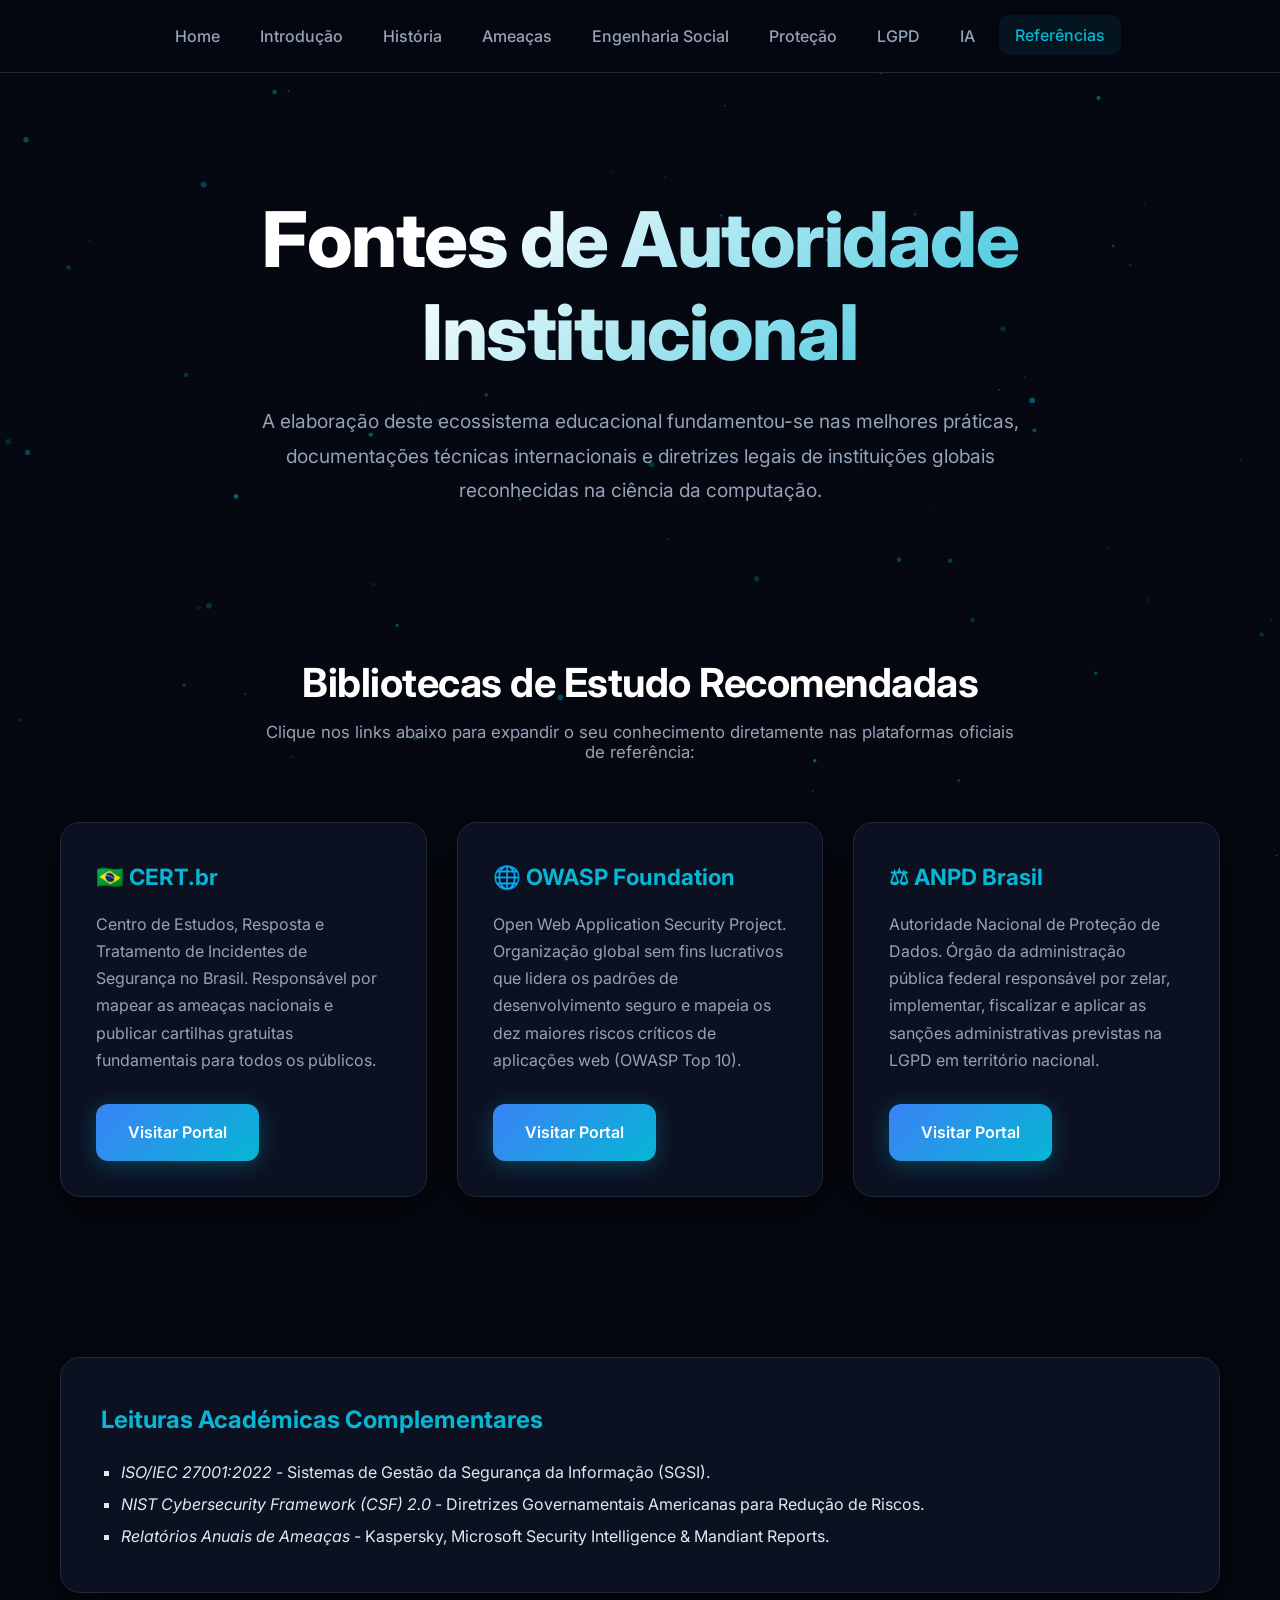
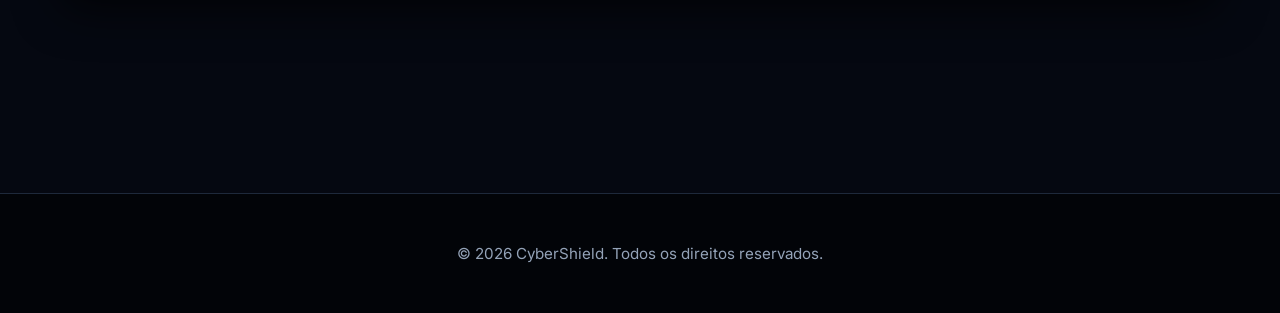
<file: referencias.html>
<!DOCTYPE html>
<html lang="pt-BR">
<head>
    <meta charset="UTF-8">
    <meta name="viewport" content="width=device-width, initial-scale=1.0">
    <title>Referências - CyberShield</title>
    <link href="https://fonts.googleapis.com/css2?family=Inter:wght@300;400;500;600;700&display=swap" rel="stylesheet">
    <link rel="stylesheet" href="style.css">
</head>
<body>
    <header><nav class="navbar"><a href="index.html">Home</a><a href="intro.html">Introdução</a><a href="historia.html">História</a><a href="ameacas.html">Ameaças</a><a href="engenharia.html">Engenharia Social</a><a href="protecao.html">Proteção</a><a href="lgpd.html">LGPD</a><a href="ia.html">IA</a><a href="referencias.html">Referências</a></nav></header>

    <section class="hero">
        <h1>Fontes de Autoridade Institucional</h1>
        <p>A elaboração deste ecossistema educacional fundamentou-se nas melhores práticas, documentações técnicas internacionais e diretrizes legais de instituições globais reconhecidas na ciência da computação.</p>
    </section>

    <section class="container hidden">
        <div class="section-title">
            <h2>Bibliotecas de Estudo Recomendadas</h2>
            <p>Clique nos links abaixo para expandir o seu conhecimento diretamente nas plataformas oficiais de referência:</p>
        </div>
        <div class="grid">
            <div class="card">
                <h3>🇧🇷 CERT.br</h3>
                <p>Centro de Estudos, Resposta e Tratamento de Incidentes de Segurança no Brasil. Responsável por mapear as ameaças nacionais e publicar cartilhas gratuitas fundamentais para todos os públicos.</p>
                <a class="btn" href="https://cartilha.cert.br" target="_blank">Visitar Portal</a>
            </div>
            <div class="card">
                <h3>🌐 OWASP Foundation</h3>
                <p>Open Web Application Security Project. Organização global sem fins lucrativos que lidera os padrões de desenvolvimento seguro e mapeia os dez maiores riscos críticos de aplicações web (OWASP Top 10).</p>
                <a class="btn" href="https://owasp.org" target="_blank">Visitar Portal</a>
            </div>
            <div class="card">
                <h3>⚖ ANPD Brasil</h3>
                <p>Autoridade Nacional de Proteção de Dados. Órgão da administração pública federal responsável por zelar, implementar, fiscalizar e aplicar as sanções administrativas previstas na LGPD em território nacional.</p>
                <a class="btn" href="https://www.gov.br/anpd" target="_blank">Visitar Portal</a>
            </div>
        </div>
    </section>

    <section class="container hidden">
        <div class="content-block">
            <h3>Leituras Académicas Complementares</h3>
            <ul style="padding-left: 20px; list-style-type: square; line-height: 2;">
                <li><em>ISO/IEC 27001:2022</em> - Sistemas de Gestão da Segurança da Informação (SGSI).</li>
                <li><em>NIST Cybersecurity Framework (CSF) 2.0</em> - Diretrizes Governamentais Americanas para Redução de Riscos.</li>
                <li><em>Relatórios Anuais de Ameaças</em> - Kaspersky, Microsoft Security Intelligence &amp; Mandiant Reports.</li>
            </ul>
        </div>
    </section>

    <footer><p>&copy; 2026 CyberShield. Todos os direitos reservados.</p></footer>
    <a href="#" class="top-btn">&#129145;</a>
    <script src="script.js"></script>
</body>
</html>
</file>
<file: style.css>
:root {
    --bg: #050811;
    --card-bg: #0c1122;
    --white: #ffffff;
    --neon-blue: #3b82f6;
    --neon-cyan: #06b6d4;
    --neon-glow: rgba(6, 182, 212, 0.12);
    --text: #e2e8f0;
    --muted: #94a3b8;
    --border: #1e293b;
    --shadow: 0 16px 45px rgba(0, 0, 0, 0.7);
}

* {
    margin: 0;
    padding: 0;
    box-sizing: border-box;
}

html {
    scroll-behavior: smooth;
}

body {
    font-family: 'Inter', sans-serif;
    background: var(--bg);
    color: var(--text);
    overflow-x: hidden;
    position: relative;
}

header,
section,
footer {
    position: relative;
    z-index: 1;
}

header {
    position: sticky;
    top: 0;
    z-index: 1000;
    background: rgba(5, 8, 17, 0.85);
    backdrop-filter: blur(14px);
    -webkit-backdrop-filter: blur(14px);
    border-bottom: 1px solid var(--border);
}

.navbar {
    max-width: 1400px;
    margin: auto;
    display: flex;
    justify-content: center;
    align-items: center;
    gap: 8px;
    padding: 16px;
    flex-wrap: wrap;
}

.navbar a {
    text-decoration: none;
    color: var(--muted);
    padding: 10px 16px;
    border-radius: 10px;
    font-weight: 500;
    transition: all .3s ease;
}

.navbar a:hover,
.navbar a.active {
    background: rgba(6, 182, 212, 0.08);
    color: var(--neon-cyan);
    transform: translateY(-1px);
}

.hero {
    max-width: 1100px;
    margin: auto;
    padding: 120px 20px 90px 20px;
    text-align: center;
}

.hero h1 {
    font-size: clamp(2.5rem, 6vw, 4.8rem);
    color: var(--white);
    background: linear-gradient(135deg, #fff 30%, var(--neon-cyan));
    -webkit-background-clip: text;
    background-clip: text; /* Adicione esta linha padrão */
    -webkit-text-fill-color: transparent;
    margin-bottom: 25px;
    font-weight: 800;
    letter-spacing: -1.5px;
}

.hero p {
    max-width: 800px;
    margin: auto;
    font-size: 1.2rem;
    line-height: 1.8;
    color: var(--muted);
}

.btn {
    display: inline-block;
    margin-top: 30px;
    padding: 15px 32px;
    background: linear-gradient(135deg, var(--neon-blue), var(--neon-cyan));
    color: white;
    text-decoration: none;
    border-radius: 12px;
    transition: .3s cubic-bezier(0.4, 0, 0.2, 1);
    font-weight: 600;
    box-shadow: 0 4px 22px rgba(6, 182, 212, 0.3);
}

.btn:hover {
    transform: translateY(-3px);
    box-shadow: 0 6px 28px rgba(6, 182, 212, 0.5);
}

.container {
    max-width: 1200px;
    margin: auto;
    padding: 60px 20px;
}

.section-title {
    text-align: center;
    margin-bottom: 60px;
}

.section-title h2 {
    font-size: 2.5rem;
    color: var(--white);
    margin-bottom: 15px;
    font-weight: 700;
    letter-spacing: -0.5px;
}

.section-title p {
    max-width: 750px;
    margin: auto;
    color: var(--muted);
    font-size: 1.05rem;
}

.content-block {
    background: var(--card-bg);
    padding: 40px;
    border-radius: 20px;
    border: 1px solid var(--border);
    box-shadow: var(--shadow);
    margin-bottom: 40px;
    line-height: 1.8;
}

.content-block h3 {
    color: var(--neon-cyan);
    margin-bottom: 15px;
    font-size: 1.5rem;
}

.content-block p {
    margin-bottom: 15px;
}

.grid {
    display: grid;
    grid-template-columns: repeat(auto-fit, minmax(320px, 1fr));
    gap: 30px;
    margin-bottom: 40px;
}

.card {
    background: var(--card-bg);
    padding: 35px;
    border-radius: 20px;
    border: 1px solid var(--border);
    box-shadow: var(--shadow);
    transition: all .4s cubic-bezier(0.16, 1, 0.3, 1);
    line-height: 1.7;
}

.card:hover {
    transform: translateY(-8px);
    border-color: var(--neon-cyan);
    box-shadow: 0 16px 35px var(--neon-glow);
}

.card h3 {
    margin-bottom: 15px;
    color: var(--neon-cyan);
    font-size: 1.4rem;
}

.card p {
    color: var(--muted);
    font-size: 1rem;
}

.stats {
    display: grid;
    grid-template-columns: repeat(auto-fit, minmax(240px, 1fr));
    gap: 30px;
    margin-top: 50px;
}

.stat {
    background: var(--card-bg);
    padding: 40px 25px;
    border-radius: 20px;
    text-align: center;
    border: 1px solid var(--border);
    box-shadow: var(--shadow);
}

.stat h3 {
    font-size: 3.2rem;
    color: var(--neon-blue);
    margin-bottom: 12px;
    font-weight: 800;
}

.stat p {
    color: var(--text);
    font-size: 1.05rem;
}

.timeline {
    border-left: 4px solid var(--neon-blue);
    padding-left: 35px;
    max-width: 950px;
    margin: auto;
}

.timeline-item {
    background: var(--card-bg);
    padding: 35px;
    border-radius: 20px;
    margin-bottom: 35px;
    border: 1px solid var(--border);
    box-shadow: var(--shadow);
    position: relative;
}

.timeline-item::before {
    content: '';
    position: absolute;
    left: -49px;
    top: 40px;
    width: 24px;
    height: 24px;
    background: var(--bg);
    border: 4px solid var(--neon-cyan);
    border-radius: 50%;
    z-index: 2;
}

.timeline-item h3 {
    color: var(--neon-cyan);
    margin-bottom: 12px;
    font-size: 1.6rem;
}

.video {
    overflow: hidden;
    border-radius: 20px;
    box-shadow: var(--shadow);
    margin-top: 50px;
    border: 1px solid var(--border);
}

.video iframe {
    width: 100%;
    height: 540px;
    border: none;
    display: block;
}

table {
    width: 100%;
    border-collapse: collapse;
    background: var(--card-bg);
    border-radius: 20px;
    overflow: hidden;
    box-shadow: var(--shadow);
    border: 1px solid var(--border);
    margin: 40px 0;
    font-size: 1rem;
}

th {
    background: var(--neon-blue);
    color: white;
    padding: 20px;
    font-weight: 600;
    text-align: left;
}

td {
    padding: 18px;
    border-bottom: 1px solid var(--border);
    color: var(--text);
    line-height: 1.6;
}

tr:last-child td {
    border-bottom: none;
}

.hidden {
    opacity: 0;
    transform: translateY(35px);
    transition: all .9s cubic-bezier(0.16, 1, 0.3, 1);
}

.show {
    opacity: 1;
    transform: translateY(0);
}

.top-btn {
    position: fixed;
    right: 35px;
    bottom: 35px;
    background: var(--neon-blue);
    color: white;
    padding: 16px;
    border-radius: 50%;
    text-decoration: none;
    font-size: 22px;
    line-height: 1;
    box-shadow: 0 6px 25px rgba(59, 130, 246, 0.4);
    transition: all .3s;
    opacity: 0;
    pointer-events: none;
    z-index: 999;
}

.top-btn:hover {
    background: var(--neon-cyan);
    transform: scale(1.1) translateY(-3px);
}

footer {
    margin-top: 100px;
    background: #020408;
    padding: 50px 20px;
    text-align: center;
    border-top: 1px solid var(--border);
    color: var(--muted);
    font-size: 0.95rem;
}

@media(max-width: 768px) {
    .video iframe {
        height: 300px;
    }

    .hero {
        padding: 90px 20px 60px 20px;
    }

    .timeline-item::before {
        left: -47px;
    }
}
</file>
